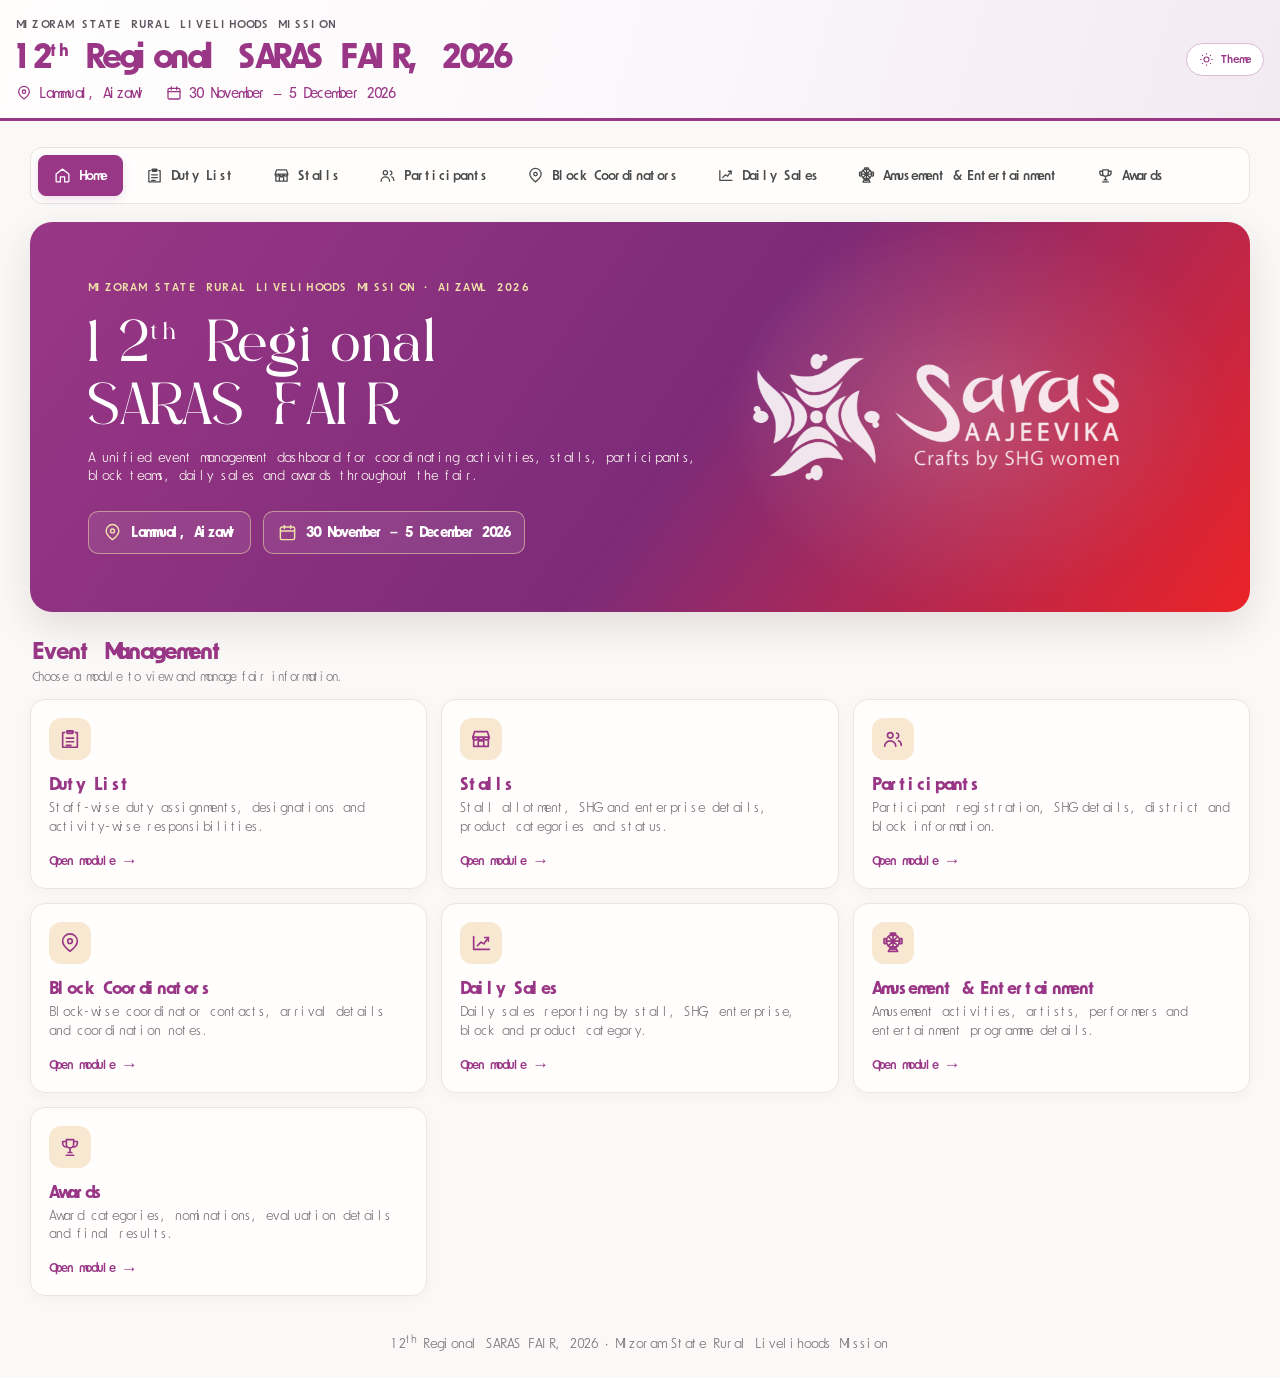
<file: index.html>
<!DOCTYPE html>
<html lang="en"><head><meta charset="UTF-8"><meta name="viewport" content="width=device-width,initial-scale=1">
<title>SARAS 2026</title><meta name="description" content="SARAS FAIR, 2026 event management dashboard for duty list, stalls, participants, coordinators, daily sales and awards.">

<link rel="icon" href="assets/saras-favicon.png?v=6" sizes="any">
<link rel="icon" type="image/png" href="assets/saras-favicon.png?v=6">
<link rel="shortcut icon" href="assets/favicon.ico?v=6">
<link rel="apple-touch-icon" href="assets/saras-favicon.png?v=6">
<link rel="stylesheet" href="css/theme.css"></head><body>
<header class="site-header"><div class="brand-row"><div class="brand-title"><div class="eyebrow">Mizoram State Rural Livelihoods Mission</div><h1>12<sup>th</sup> Regional SARAS FAIR, 2026</h1><div class="event-line">
<div class="event-item"><svg viewBox="0 0 24 24"><path d="M20 10c0 5-8 11-8 11S4 15 4 10a8 8 0 1 1 16 0z"/><circle cx="12" cy="10" r="2.5"/></svg><strong>Lammual, Aizawl</strong></div>
<div class="event-item"><svg viewBox="0 0 24 24"><rect x="3" y="5" width="18" height="16" rx="2"/><path d="M16 3v4M8 3v4M3 10h18"/></svg><strong>30 November – 5 December 2026</strong></div>
</div></div><button class="theme-toggle" id="themeToggle" type="button" aria-label="Switch theme"><svg viewBox="0 0 24 24"><circle cx="12" cy="12" r="4"/><path d="M12 2v2m0 16v2M4.93 4.93l1.42 1.42m11.3 11.3 1.42 1.42M2 12h2m16 0h2M4.93 19.07l1.42-1.42m11.3-11.3 1.42-1.42"/></svg><span>Theme</span></button></div></header>
<main class="wrap">
<nav class="tabs" aria-label="SARAS Mela sections"><a class="tab active" href="./" aria-current=page><svg viewBox="0 0 24 24"><path d="m3 10 9-7 9 7v10a1 1 0 0 1-1 1h-5v-7H9v7H4a1 1 0 0 1-1-1z"/></svg><span>Home</span></a><a class="tab " href="duty-list/" ><svg viewBox="0 0 24 24"><path d="M8 4h8M9 3h6v3H9zM6 5H4v16h16V5h-2M8 11h8M8 15h8M8 19h5"/></svg><span>Duty List</span></a><a class="tab " href="stalls/" ><svg viewBox="0 0 24 24"><path d="M3 10h18l-2-6H5l-2 6zM4 10v10h16V10M9 20v-6h6v6M3 10a3 3 0 0 0 6 0 3 3 0 0 0 6 0 3 3 0 0 0 6 0"/></svg><span>Stalls</span></a><a class="tab " href="participants/" ><svg viewBox="0 0 24 24"><circle cx="9" cy="8" r="3"/><path d="M3 20c0-3.3 2.7-6 6-6s6 2.7 6 6M16 5.5a3 3 0 0 1 0 5.8M18 14c2 .7 3 2.7 3 5"/></svg><span>Participants</span></a><a class="tab " href="block-coordinators/" ><svg viewBox="0 0 24 24"><path d="M20 10c0 5-8 11-8 11S4 15 4 10a8 8 0 1 1 16 0z"/><circle cx="12" cy="10" r="2.5"/></svg><span>Block Coordinators</span></a><a class="tab " href="daily-sales/" ><svg viewBox="0 0 24 24"><path d="M4 19V5M4 19h17M8 15l4-4 3 2 5-7"/><path d="M16 6h4v4"/></svg><span>Daily Sales</span></a><a class="tab" href="amusement-entertainment/"><svg viewBox="0 0 24 24"><circle cx="12" cy="10" r="7.2"/><circle cx="12" cy="10" r="1.7"/><path d="M12 2.8v14.4M4.8 10h14.4M6.9 4.9l10.2 10.2M17.1 4.9 6.9 15.1M9 17.5l-2 3.7m8-3.7 2 3.7M7 21.2h10"/><rect x="9.2" y="1.2" width="5.6" height="2.5" rx=".7"/><rect x="2.2" y="7.2" width="2.5" height="5.6" rx=".7"/><rect x="19.3" y="7.2" width="2.5" height="5.6" rx=".7"/><rect x="9.2" y="16.2" width="5.6" height="2.5" rx=".7"/></svg><span>Amusement &amp; Entertainment</span></a><a class="tab " href="awards/" ><svg viewBox="0 0 24 24"><path d="M8 4h8v5a4 4 0 0 1-8 0V4zM8 6H4v2a4 4 0 0 0 4 4m8-6h4v2a4 4 0 0 1-4 4M12 13v5m-4 3h8m-6-3h4"/></svg><span>Awards</span></a></nav>
<section class="home-hero">
<div class="hero-kicker">Mizoram State Rural Livelihoods Mission · Aizawl 2026</div>
<h2>12<sup>th</sup> Regional<br>SARAS FAIR</h2>
<p class="hero-copy">A unified event management dashboard for coordinating activities, stalls, participants, block teams, daily sales and awards throughout the fair.</p>
<div class="hero-meta">
<div class="hero-meta-item"><svg viewBox="0 0 24 24"><path d="M20 10c0 5-8 11-8 11S4 15 4 10a8 8 0 1 1 16 0z"/><circle cx="12" cy="10" r="2.5"/></svg>Lammual, Aizawl</div>
<div class="hero-meta-item"><svg viewBox="0 0 24 24"><rect x="3" y="5" width="18" height="16" rx="2"/><path d="M16 3v4M8 3v4M3 10h18"/></svg>30 November – 5 December 2026</div>
</div>
</section>
<div class="home-section-title"><div><h2>Event Management</h2><p>Choose a module to view and manage fair information.</p></div></div>
<section class="module-grid">
<a class="module-card" href="duty-list/"><div class="module-icon"><svg viewBox="0 0 24 24"><path d="M8 4h8M9 3h6v3H9zM6 5H4v16h16V5h-2M8 11h8M8 15h8M8 19h5"/></svg></div><h3>Duty List</h3><p>Staff-wise duty assignments, designations and activity-wise responsibilities.</p><div class="module-link">Open module <span>→</span></div></a>
<a class="module-card" href="stalls/"><div class="module-icon"><svg viewBox="0 0 24 24"><path d="M3 10h18l-2-6H5l-2 6zM4 10v10h16V10M9 20v-6h6v6M3 10a3 3 0 0 0 6 0 3 3 0 0 0 6 0 3 3 0 0 0 6 0"/></svg></div><h3>Stalls</h3><p>Stall allotment, SHG and enterprise details, product categories and status.</p><div class="module-link">Open module <span>→</span></div></a>
<a class="module-card" href="participants/"><div class="module-icon"><svg viewBox="0 0 24 24"><circle cx="9" cy="8" r="3"/><path d="M3 20c0-3.3 2.7-6 6-6s6 2.7 6 6M16 5.5a3 3 0 0 1 0 5.8M18 14c2 .7 3 2.7 3 5"/></svg></div><h3>Participants</h3><p>Participant registration, SHG details, district and block information.</p><div class="module-link">Open module <span>→</span></div></a>
<a class="module-card" href="block-coordinators/"><div class="module-icon"><svg viewBox="0 0 24 24"><path d="M20 10c0 5-8 11-8 11S4 15 4 10a8 8 0 1 1 16 0z"/><circle cx="12" cy="10" r="2.5"/></svg></div><h3>Block Coordinators</h3><p>Block-wise coordinator contacts, arrival details and coordination notes.</p><div class="module-link">Open module <span>→</span></div></a>
<a class="module-card" href="daily-sales/"><div class="module-icon"><svg viewBox="0 0 24 24"><path d="M4 19V5M4 19h17M8 15l4-4 3 2 5-7"/><path d="M16 6h4v4"/></svg></div><h3>Daily Sales</h3><p>Daily sales reporting by stall, SHG, enterprise, block and product category.</p><div class="module-link">Open module <span>→</span></div></a>

<a class="module-card" href="amusement-entertainment/"><div class="module-icon"><svg viewBox="0 0 24 24"><circle cx="12" cy="10" r="7.2"/><circle cx="12" cy="10" r="1.7"/><path d="M12 2.8v14.4M4.8 10h14.4M6.9 4.9l10.2 10.2M17.1 4.9 6.9 15.1M9 17.5l-2 3.7m8-3.7 2 3.7M7 21.2h10"/><rect x="9.2" y="1.2" width="5.6" height="2.5" rx=".7"/><rect x="2.2" y="7.2" width="2.5" height="5.6" rx=".7"/><rect x="19.3" y="7.2" width="2.5" height="5.6" rx=".7"/><rect x="9.2" y="16.2" width="5.6" height="2.5" rx=".7"/></svg></div><h3>Amusement &amp; Entertainment</h3><p>Amusement activities, artists, performers and entertainment programme details.</p><div class="module-link">Open module <span>→</span></div></a><a class="module-card" href="awards/"><div class="module-icon"><svg viewBox="0 0 24 24"><path d="M8 4h8v5a4 4 0 0 1-8 0V4zM8 6H4v2a4 4 0 0 0 4 4m8-6h4v2a4 4 0 0 1-4 4M12 13v5m-4 3h8m-6-3h4"/></svg></div><h3>Awards</h3><p>Award categories, nominations, evaluation details and final results.</p><div class="module-link">Open module <span>→</span></div></a></section>

</main>
<footer class="footer">12<sup>th</sup> Regional SARAS FAIR, 2026 · Mizoram State Rural Livelihoods Mission</footer>
<script src="js/theme.js"></script></body></html>
</file>
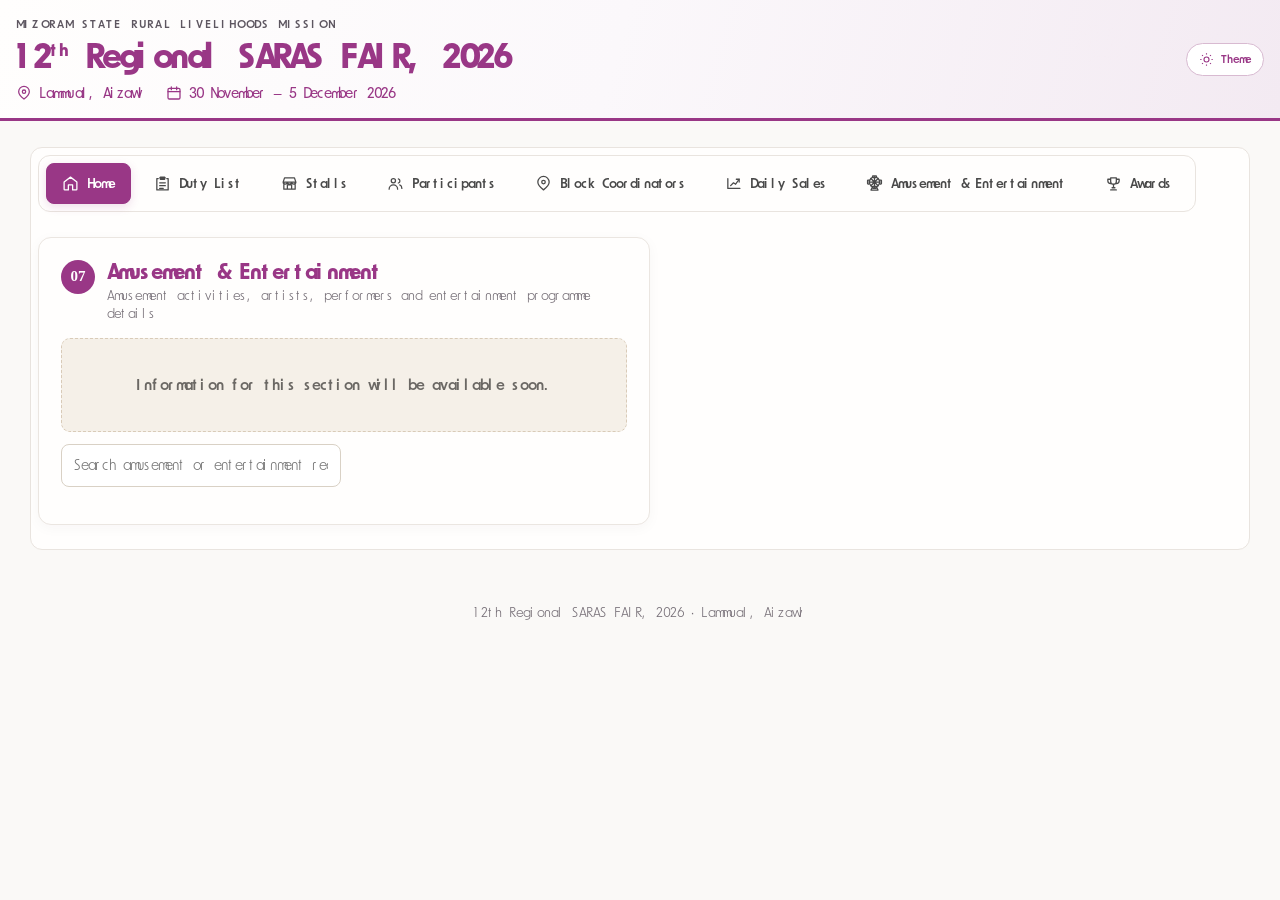
<file: amusement-entertainment/index.html>
<!DOCTYPE html><html lang="en"><head><meta charset="UTF-8"><meta name="viewport" content="width=device-width,initial-scale=1"><title>SARAS 2026</title>

<link rel="icon" href="../assets/saras-favicon.png?v=6" sizes="any">
<link rel="icon" type="image/png" href="../assets/saras-favicon.png?v=6">
<link rel="shortcut icon" href="../assets/favicon.ico?v=6">
<link rel="apple-touch-icon" href="../assets/saras-favicon.png?v=6">
<link rel="stylesheet" href="../css/theme.css"></head><body>
<header class="site-header"><div class="brand-row"><div class="brand-title"><div class="eyebrow">Mizoram State Rural Livelihoods Mission</div><h1>12<sup>th</sup> Regional SARAS FAIR, 2026</h1><div class="event-line">
<div class="event-item"><svg viewBox="0 0 24 24"><path d="M20 10c0 5-8 11-8 11S4 15 4 10a8 8 0 1 1 16 0z"/><circle cx="12" cy="10" r="2.5"/></svg><strong>Lammual, Aizawl</strong></div>
<div class="event-item"><svg viewBox="0 0 24 24"><rect x="3" y="5" width="18" height="16" rx="2"/><path d="M16 3v4M8 3v4M3 10h18"/></svg><strong>30 November – 5 December 2026</strong></div>
</div></div><button class="theme-toggle" id="themeToggle" type="button" aria-label="Switch theme"><svg viewBox="0 0 24 24"><circle cx="12" cy="12" r="4"/><path d="M12 2v2m0 16v2M4.93 4.93l1.42 1.42m11.3 11.3 1.42 1.42M2 12h2m16 0h2M4.93 19.07l1.42-1.42m11.3-11.3 1.42-1.42"/></svg><span>Theme</span></button></div></header><main class="wrap"><nav class="tabs" aria-label="SARAS Mela sections">
<nav class="tabs" aria-label="SARAS Mela sections"><a class="tab active" href="../" aria-current=page><svg viewBox="0 0 24 24"><path d="m3 10 9-7 9 7v10a1 1 0 0 1-1 1h-5v-7H9v7H4a1 1 0 0 1-1-1z"/></svg><span>Home</span></a><a class="tab " href="../duty-list/" ><svg viewBox="0 0 24 24"><path d="M8 4h8M9 3h6v3H9zM6 5H4v16h16V5h-2M8 11h8M8 15h8M8 19h5"/></svg><span>Duty List</span></a><a class="tab " href="../stalls/" ><svg viewBox="0 0 24 24"><path d="M3 10h18l-2-6H5l-2 6zM4 10v10h16V10M9 20v-6h6v6M3 10a3 3 0 0 0 6 0 3 3 0 0 0 6 0 3 3 0 0 0 6 0"/></svg><span>Stalls</span></a><a class="tab " href="../participants/" ><svg viewBox="0 0 24 24"><circle cx="9" cy="8" r="3"/><path d="M3 20c0-3.3 2.7-6 6-6s6 2.7 6 6M16 5.5a3 3 0 0 1 0 5.8M18 14c2 .7 3 2.7 3 5"/></svg><span>Participants</span></a><a class="tab " href="../block-coordinators/" ><svg viewBox="0 0 24 24"><path d="M20 10c0 5-8 11-8 11S4 15 4 10a8 8 0 1 1 16 0z"/><circle cx="12" cy="10" r="2.5"/></svg><span>Block Coordinators</span></a><a class="tab " href="../daily-sales/" ><svg viewBox="0 0 24 24"><path d="M4 19V5M4 19h17M8 15l4-4 3 2 5-7"/><path d="M16 6h4v4"/></svg><span>Daily Sales</span></a><a class="tab" href="../amusement-entertainment/"><svg viewBox="0 0 24 24"><circle cx="12" cy="10" r="7.2"/><circle cx="12" cy="10" r="1.7"/><path d="M12 2.8v14.4M4.8 10h14.4M6.9 4.9l10.2 10.2M17.1 4.9 6.9 15.1M9 17.5l-2 3.7m8-3.7 2 3.7M7 21.2h10"/><rect x="9.2" y="1.2" width="5.6" height="2.5" rx=".7"/><rect x="2.2" y="7.2" width="2.5" height="5.6" rx=".7"/><rect x="19.3" y="7.2" width="2.5" height="5.6" rx=".7"/><rect x="9.2" y="16.2" width="5.6" height="2.5" rx=".7"/></svg><span>Amusement &amp; Entertainment</span></a><a class="tab " href="../awards/" ><svg viewBox="0 0 24 24"><path d="M8 4h8v5a4 4 0 0 1-8 0V4zM8 6H4v2a4 4 0 0 0 4 4m8-6h4v2a4 4 0 0 1-4 4M12 13v5m-4 3h8m-6-3h4"/></svg><span>Awards</span></a></nav>
<section class="panel"><div class="section-head"><div class="section-no">07</div><div><h2>Amusement &amp; Entertainment</h2><p class="sub">Amusement activities, artists, performers and entertainment programme details</p></div></div>
<div class="status" id="sheetStatus">Checking Google Sheet configuration…</div>
<div class="controls"><input id="sheetSearch" placeholder="Search amusement or entertainment records…" aria-label="Search records"></div>
<div class="table-wrap"><table id="sheetTable"><thead></thead><tbody><tr><td class="empty">Configure the Amusement &amp; Entertainment GID to display records here.</td></tr></tbody></table></div>
<p class="muted">This module reads the Amusement &amp; Entertainment tab in your Google Spreadsheet.</p>
</section></main><footer class="footer">12th Regional SARAS FAIR, 2026 · Lammual, Aizawl</footer>
<script src="../js/config.js"></script><script src="../js/sheets.js"></script><script src="../js/theme.js"></script><script>loadSheetTable("amusement","sheetTable","sheetStatus","sheetSearch");</script></body></html>
</file>
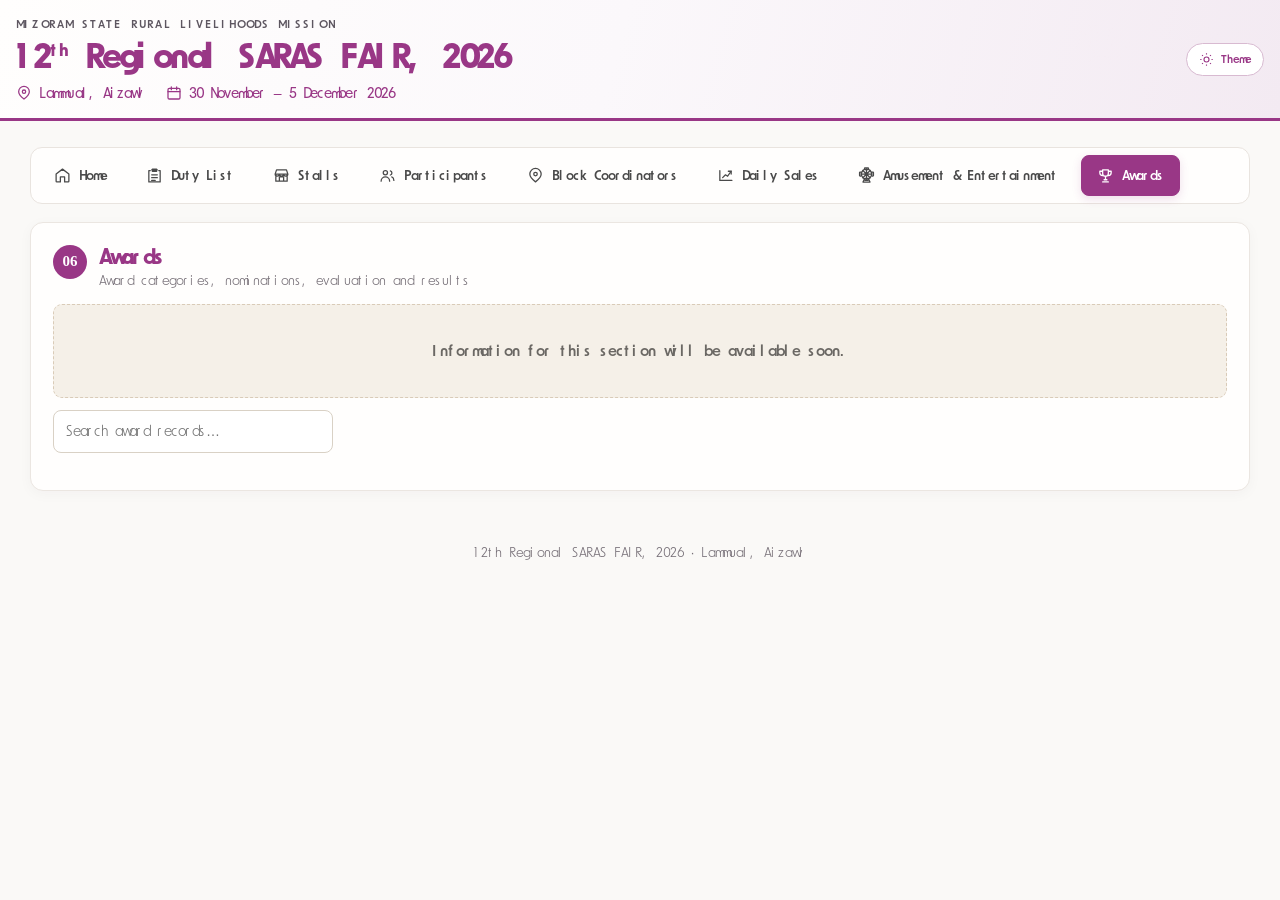
<file: awards/index.html>
<!DOCTYPE html><html lang="en"><head><meta charset="UTF-8"><meta name="viewport" content="width=device-width,initial-scale=1"><title>SARAS 2026</title>

<link rel="icon" href="../assets/saras-favicon.png?v=6" sizes="any">
<link rel="icon" type="image/png" href="../assets/saras-favicon.png?v=6">
<link rel="shortcut icon" href="../assets/favicon.ico?v=6">
<link rel="apple-touch-icon" href="../assets/saras-favicon.png?v=6">
<link rel="stylesheet" href="../css/theme.css"></head><body>
<header class="site-header"><div class="brand-row"><div class="brand-title"><div class="eyebrow">Mizoram State Rural Livelihoods Mission</div><h1>12<sup>th</sup> Regional SARAS FAIR, 2026</h1><div class="event-line">
<div class="event-item"><svg viewBox="0 0 24 24"><path d="M20 10c0 5-8 11-8 11S4 15 4 10a8 8 0 1 1 16 0z"/><circle cx="12" cy="10" r="2.5"/></svg><strong>Lammual, Aizawl</strong></div>
<div class="event-item"><svg viewBox="0 0 24 24"><rect x="3" y="5" width="18" height="16" rx="2"/><path d="M16 3v4M8 3v4M3 10h18"/></svg><strong>30 November – 5 December 2026</strong></div>
</div></div><button class="theme-toggle" id="themeToggle" type="button" aria-label="Switch theme"><svg viewBox="0 0 24 24"><circle cx="12" cy="12" r="4"/><path d="M12 2v2m0 16v2M4.93 4.93l1.42 1.42m11.3 11.3 1.42 1.42M2 12h2m16 0h2M4.93 19.07l1.42-1.42m11.3-11.3 1.42-1.42"/></svg><span>Theme</span></button></div></header><main class="wrap"><nav class="tabs" aria-label="SARAS Mela sections"><a class="tab " href="../" ><svg viewBox="0 0 24 24"><path d="m3 10 9-7 9 7v10a1 1 0 0 1-1 1h-5v-7H9v7H4a1 1 0 0 1-1-1z"/></svg><span>Home</span></a><a class="tab " href="../duty-list/" ><svg viewBox="0 0 24 24"><path d="M8 4h8M9 3h6v3H9zM6 5H4v16h16V5h-2M8 11h8M8 15h8M8 19h5"/></svg><span>Duty List</span></a><a class="tab " href="../stalls/" ><svg viewBox="0 0 24 24"><path d="M3 10h18l-2-6H5l-2 6zM4 10v10h16V10M9 20v-6h6v6M3 10a3 3 0 0 0 6 0 3 3 0 0 0 6 0 3 3 0 0 0 6 0"/></svg><span>Stalls</span></a><a class="tab " href="../participants/" ><svg viewBox="0 0 24 24"><circle cx="9" cy="8" r="3"/><path d="M3 20c0-3.3 2.7-6 6-6s6 2.7 6 6M16 5.5a3 3 0 0 1 0 5.8M18 14c2 .7 3 2.7 3 5"/></svg><span>Participants</span></a><a class="tab " href="../block-coordinators/" ><svg viewBox="0 0 24 24"><path d="M20 10c0 5-8 11-8 11S4 15 4 10a8 8 0 1 1 16 0z"/><circle cx="12" cy="10" r="2.5"/></svg><span>Block Coordinators</span></a><a class="tab " href="../daily-sales/" ><svg viewBox="0 0 24 24"><path d="M4 19V5M4 19h17M8 15l4-4 3 2 5-7"/><path d="M16 6h4v4"/></svg><span>Daily Sales</span></a><a class="tab" href="../amusement-entertainment/"><svg viewBox="0 0 24 24"><circle cx="12" cy="10" r="7.2"/><circle cx="12" cy="10" r="1.7"/><path d="M12 2.8v14.4M4.8 10h14.4M6.9 4.9l10.2 10.2M17.1 4.9 6.9 15.1M9 17.5l-2 3.7m8-3.7 2 3.7M7 21.2h10"/><rect x="9.2" y="1.2" width="5.6" height="2.5" rx=".7"/><rect x="2.2" y="7.2" width="2.5" height="5.6" rx=".7"/><rect x="19.3" y="7.2" width="2.5" height="5.6" rx=".7"/><rect x="9.2" y="16.2" width="5.6" height="2.5" rx=".7"/></svg><span>Amusement &amp; Entertainment</span></a><a class="tab active" href="../awards/" aria-current=page><svg viewBox="0 0 24 24"><path d="M8 4h8v5a4 4 0 0 1-8 0V4zM8 6H4v2a4 4 0 0 0 4 4m8-6h4v2a4 4 0 0 1-4 4M12 13v5m-4 3h8m-6-3h4"/></svg><span>Awards</span></a></nav>
<section class="panel"><div class="section-head"><div class="section-no">06</div><div><h2>Awards</h2><p class="sub">Award categories, nominations, evaluation and results</p></div></div>
<div class="status" id="sheetStatus">Checking Google Sheet configuration…</div><div class="controls"><input id="sheetSearch" placeholder="Search award records…" aria-label="Search awards"></div>
<div class="table-wrap"><table id="sheetTable"><thead></thead><tbody><tr><td class="empty">Configure the Awards GID to display records here.</td></tr></tbody></table></div>
<p class="muted">This module reads the Awards tab in your Google Spreadsheet.</p></section></main><footer class="footer">12th Regional SARAS FAIR, 2026 · Lammual, Aizawl</footer>
<script src="../js/config.js"></script><script src="../js/sheets.js"></script><script src="../js/theme.js"></script><script>loadSheetTable("awards","sheetTable","sheetStatus","sheetSearch");</script></body></html>
</file>
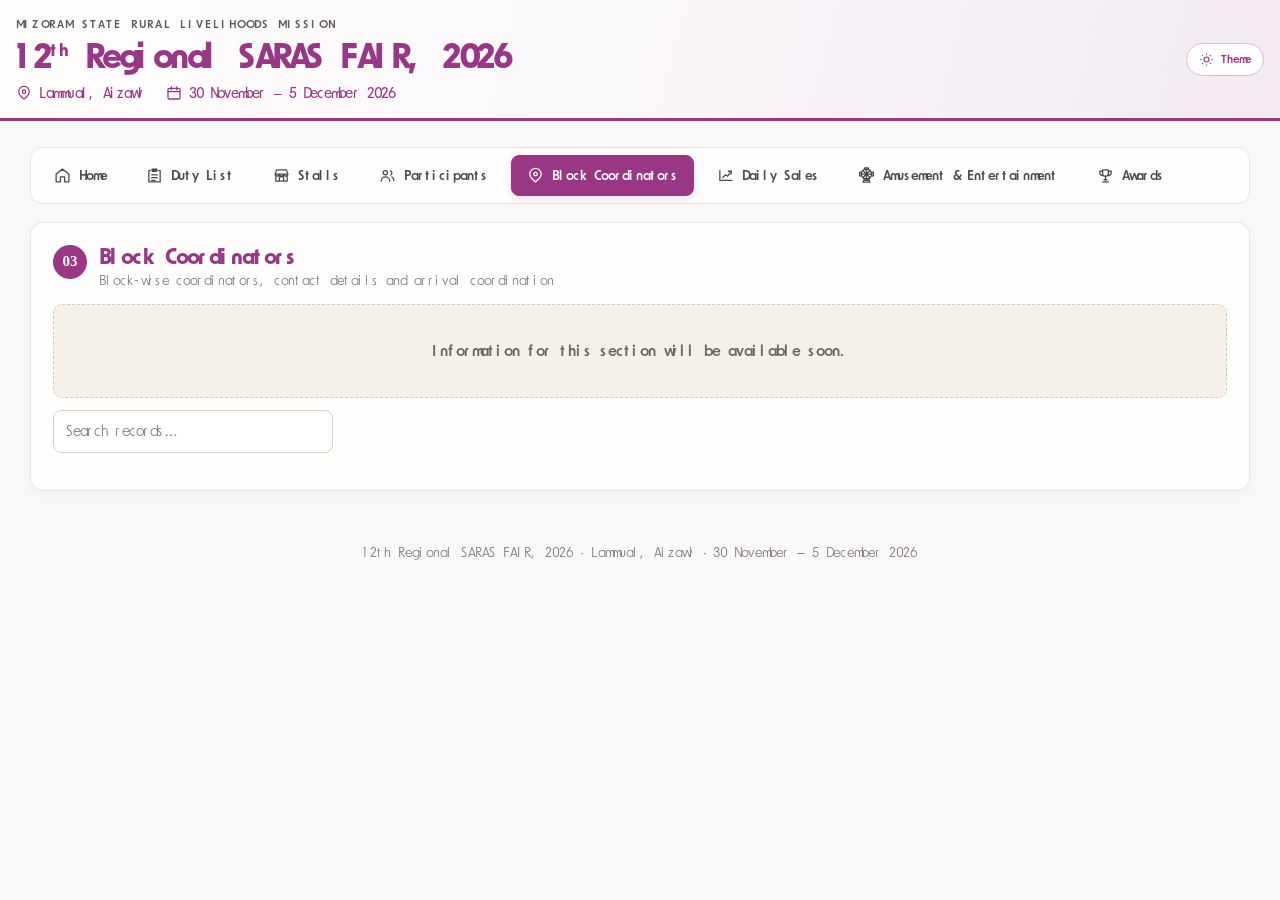
<file: block-coordinators/index.html>
<!DOCTYPE html><html lang="en"><head><meta charset="UTF-8"><meta name="viewport" content="width=device-width,initial-scale=1"><title>SARAS 2026</title>

<link rel="icon" href="../assets/saras-favicon.png?v=6" sizes="any">
<link rel="icon" type="image/png" href="../assets/saras-favicon.png?v=6">
<link rel="shortcut icon" href="../assets/favicon.ico?v=6">
<link rel="apple-touch-icon" href="../assets/saras-favicon.png?v=6">
<link rel="stylesheet" href="../css/theme.css"></head><body>
<header class="site-header"><div class="brand-row"><div class="brand-title"><div class="eyebrow">Mizoram State Rural Livelihoods Mission</div><h1>12<sup>th</sup> Regional SARAS FAIR, 2026</h1><div class="event-line">
<div class="event-item"><svg viewBox="0 0 24 24"><path d="M20 10c0 5-8 11-8 11S4 15 4 10a8 8 0 1 1 16 0z"/><circle cx="12" cy="10" r="2.5"/></svg><strong>Lammual, Aizawl</strong></div>
<div class="event-item"><svg viewBox="0 0 24 24"><rect x="3" y="5" width="18" height="16" rx="2"/><path d="M16 3v4M8 3v4M3 10h18"/></svg><strong>30 November – 5 December 2026</strong></div>
</div></div><button class="theme-toggle" id="themeToggle" type="button" aria-label="Switch theme"><svg viewBox="0 0 24 24"><circle cx="12" cy="12" r="4"/><path d="M12 2v2m0 16v2M4.93 4.93l1.42 1.42m11.3 11.3 1.42 1.42M2 12h2m16 0h2M4.93 19.07l1.42-1.42m11.3-11.3 1.42-1.42"/></svg><span>Theme</span></button></div></header><main class="wrap"><nav class="tabs" aria-label="SARAS Mela sections"><a class="tab " href="../" ><svg viewBox="0 0 24 24"><path d="m3 10 9-7 9 7v10a1 1 0 0 1-1 1h-5v-7H9v7H4a1 1 0 0 1-1-1z"/></svg><span>Home</span></a><a class="tab " href="../duty-list/" ><svg viewBox="0 0 24 24"><path d="M8 4h8M9 3h6v3H9zM6 5H4v16h16V5h-2M8 11h8M8 15h8M8 19h5"/></svg><span>Duty List</span></a><a class="tab " href="../stalls/" ><svg viewBox="0 0 24 24"><path d="M3 10h18l-2-6H5l-2 6zM4 10v10h16V10M9 20v-6h6v6M3 10a3 3 0 0 0 6 0 3 3 0 0 0 6 0 3 3 0 0 0 6 0"/></svg><span>Stalls</span></a><a class="tab " href="../participants/" ><svg viewBox="0 0 24 24"><circle cx="9" cy="8" r="3"/><path d="M3 20c0-3.3 2.7-6 6-6s6 2.7 6 6M16 5.5a3 3 0 0 1 0 5.8M18 14c2 .7 3 2.7 3 5"/></svg><span>Participants</span></a><a class="tab active" href="../block-coordinators/" aria-current=page><svg viewBox="0 0 24 24"><path d="M20 10c0 5-8 11-8 11S4 15 4 10a8 8 0 1 1 16 0z"/><circle cx="12" cy="10" r="2.5"/></svg><span>Block Coordinators</span></a><a class="tab " href="../daily-sales/" ><svg viewBox="0 0 24 24"><path d="M4 19V5M4 19h17M8 15l4-4 3 2 5-7"/><path d="M16 6h4v4"/></svg><span>Daily Sales</span></a><a class="tab" href="../amusement-entertainment/"><svg viewBox="0 0 24 24"><circle cx="12" cy="10" r="7.2"/><circle cx="12" cy="10" r="1.7"/><path d="M12 2.8v14.4M4.8 10h14.4M6.9 4.9l10.2 10.2M17.1 4.9 6.9 15.1M9 17.5l-2 3.7m8-3.7 2 3.7M7 21.2h10"/><rect x="9.2" y="1.2" width="5.6" height="2.5" rx=".7"/><rect x="2.2" y="7.2" width="2.5" height="5.6" rx=".7"/><rect x="19.3" y="7.2" width="2.5" height="5.6" rx=".7"/><rect x="9.2" y="16.2" width="5.6" height="2.5" rx=".7"/></svg><span>Amusement &amp; Entertainment</span></a><a class="tab " href="../awards/" ><svg viewBox="0 0 24 24"><path d="M8 4h8v5a4 4 0 0 1-8 0V4zM8 6H4v2a4 4 0 0 0 4 4m8-6h4v2a4 4 0 0 1-4 4M12 13v5m-4 3h8m-6-3h4"/></svg><span>Awards</span></a></nav>
<section class="panel"><div class="section-head"><div class="section-no">03</div><div><h2>Block Coordinators</h2><p class="sub">Block-wise coordinators, contact details and arrival coordination</p></div></div>
<div class="status" id="sheetStatus">Checking Google Sheet configuration…</div>
<div class="controls"><input id="sheetSearch" placeholder="Search records…" aria-label="Search records"></div>
<div class="table-wrap"><table id="sheetTable"><thead></thead><tbody><tr><td class="empty">Configure the Google Sheet to display records here.</td></tr></tbody></table></div>
<p class="muted">This page reads the corresponding Google Sheets tab. Update the column headings and rows in Google Sheets; the table will display them automatically.</p>
</section></main><footer class="footer">12th Regional SARAS FAIR, 2026 · Lammual, Aizawl · 30 November – 5 December 2026</footer>
<script src="../js/config.js"></script><script src="../js/sheets.js"></script><script>loadSheetTable("coordinators","sheetTable","sheetStatus","sheetSearch");</script><script src="../js/theme.js"></script></body></html>
</file>
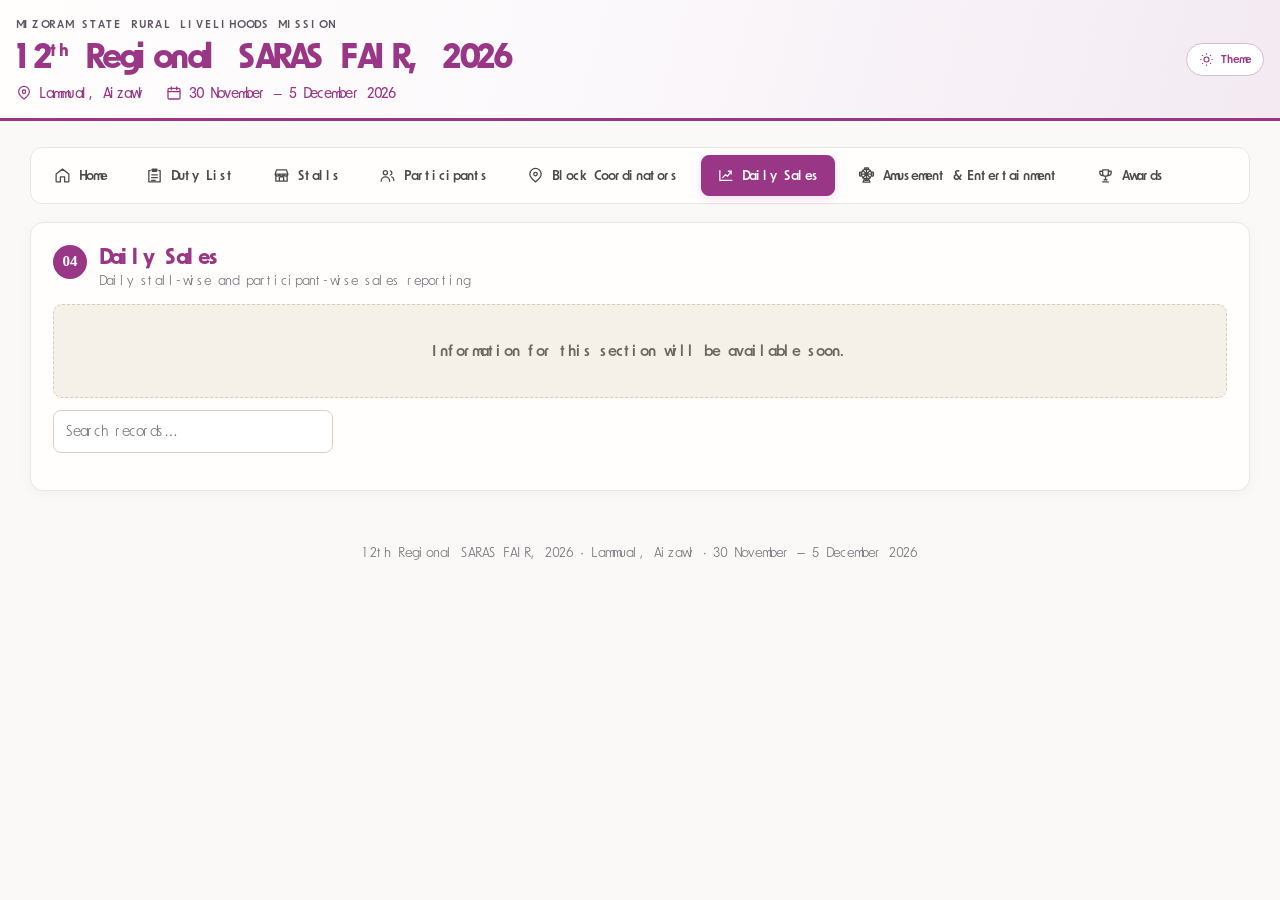
<file: daily-sales/index.html>
<!DOCTYPE html><html lang="en"><head><meta charset="UTF-8"><meta name="viewport" content="width=device-width,initial-scale=1"><title>SARAS 2026</title>

<link rel="icon" href="../assets/saras-favicon.png?v=6" sizes="any">
<link rel="icon" type="image/png" href="../assets/saras-favicon.png?v=6">
<link rel="shortcut icon" href="../assets/favicon.ico?v=6">
<link rel="apple-touch-icon" href="../assets/saras-favicon.png?v=6">
<link rel="stylesheet" href="../css/theme.css"></head><body>
<header class="site-header"><div class="brand-row"><div class="brand-title"><div class="eyebrow">Mizoram State Rural Livelihoods Mission</div><h1>12<sup>th</sup> Regional SARAS FAIR, 2026</h1><div class="event-line">
<div class="event-item"><svg viewBox="0 0 24 24"><path d="M20 10c0 5-8 11-8 11S4 15 4 10a8 8 0 1 1 16 0z"/><circle cx="12" cy="10" r="2.5"/></svg><strong>Lammual, Aizawl</strong></div>
<div class="event-item"><svg viewBox="0 0 24 24"><rect x="3" y="5" width="18" height="16" rx="2"/><path d="M16 3v4M8 3v4M3 10h18"/></svg><strong>30 November – 5 December 2026</strong></div>
</div></div><button class="theme-toggle" id="themeToggle" type="button" aria-label="Switch theme"><svg viewBox="0 0 24 24"><circle cx="12" cy="12" r="4"/><path d="M12 2v2m0 16v2M4.93 4.93l1.42 1.42m11.3 11.3 1.42 1.42M2 12h2m16 0h2M4.93 19.07l1.42-1.42m11.3-11.3 1.42-1.42"/></svg><span>Theme</span></button></div></header><main class="wrap"><nav class="tabs" aria-label="SARAS Mela sections"><a class="tab " href="../" ><svg viewBox="0 0 24 24"><path d="m3 10 9-7 9 7v10a1 1 0 0 1-1 1h-5v-7H9v7H4a1 1 0 0 1-1-1z"/></svg><span>Home</span></a><a class="tab " href="../duty-list/" ><svg viewBox="0 0 24 24"><path d="M8 4h8M9 3h6v3H9zM6 5H4v16h16V5h-2M8 11h8M8 15h8M8 19h5"/></svg><span>Duty List</span></a><a class="tab " href="../stalls/" ><svg viewBox="0 0 24 24"><path d="M3 10h18l-2-6H5l-2 6zM4 10v10h16V10M9 20v-6h6v6M3 10a3 3 0 0 0 6 0 3 3 0 0 0 6 0 3 3 0 0 0 6 0"/></svg><span>Stalls</span></a><a class="tab " href="../participants/" ><svg viewBox="0 0 24 24"><circle cx="9" cy="8" r="3"/><path d="M3 20c0-3.3 2.7-6 6-6s6 2.7 6 6M16 5.5a3 3 0 0 1 0 5.8M18 14c2 .7 3 2.7 3 5"/></svg><span>Participants</span></a><a class="tab " href="../block-coordinators/" ><svg viewBox="0 0 24 24"><path d="M20 10c0 5-8 11-8 11S4 15 4 10a8 8 0 1 1 16 0z"/><circle cx="12" cy="10" r="2.5"/></svg><span>Block Coordinators</span></a><a class="tab active" href="../daily-sales/" aria-current=page><svg viewBox="0 0 24 24"><path d="M4 19V5M4 19h17M8 15l4-4 3 2 5-7"/><path d="M16 6h4v4"/></svg><span>Daily Sales</span></a><a class="tab" href="../amusement-entertainment/"><svg viewBox="0 0 24 24"><circle cx="12" cy="10" r="7.2"/><circle cx="12" cy="10" r="1.7"/><path d="M12 2.8v14.4M4.8 10h14.4M6.9 4.9l10.2 10.2M17.1 4.9 6.9 15.1M9 17.5l-2 3.7m8-3.7 2 3.7M7 21.2h10"/><rect x="9.2" y="1.2" width="5.6" height="2.5" rx=".7"/><rect x="2.2" y="7.2" width="2.5" height="5.6" rx=".7"/><rect x="19.3" y="7.2" width="2.5" height="5.6" rx=".7"/><rect x="9.2" y="16.2" width="5.6" height="2.5" rx=".7"/></svg><span>Amusement &amp; Entertainment</span></a><a class="tab " href="../awards/" ><svg viewBox="0 0 24 24"><path d="M8 4h8v5a4 4 0 0 1-8 0V4zM8 6H4v2a4 4 0 0 0 4 4m8-6h4v2a4 4 0 0 1-4 4M12 13v5m-4 3h8m-6-3h4"/></svg><span>Awards</span></a></nav>
<section class="panel"><div class="section-head"><div class="section-no">04</div><div><h2>Daily Sales</h2><p class="sub">Daily stall-wise and participant-wise sales reporting</p></div></div>
<div class="status" id="sheetStatus">Checking Google Sheet configuration…</div>
<div class="controls"><input id="sheetSearch" placeholder="Search records…" aria-label="Search records"></div>
<div class="table-wrap"><table id="sheetTable"><thead></thead><tbody><tr><td class="empty">Configure the Google Sheet to display records here.</td></tr></tbody></table></div>
<p class="muted">This page reads the corresponding Google Sheets tab. Update the column headings and rows in Google Sheets; the table will display them automatically.</p>
</section></main><footer class="footer">12th Regional SARAS FAIR, 2026 · Lammual, Aizawl · 30 November – 5 December 2026</footer>
<script src="../js/config.js"></script><script src="../js/sheets.js"></script><script>loadSheetTable("sales","sheetTable","sheetStatus","sheetSearch");</script><script src="../js/theme.js"></script></body></html>
</file>
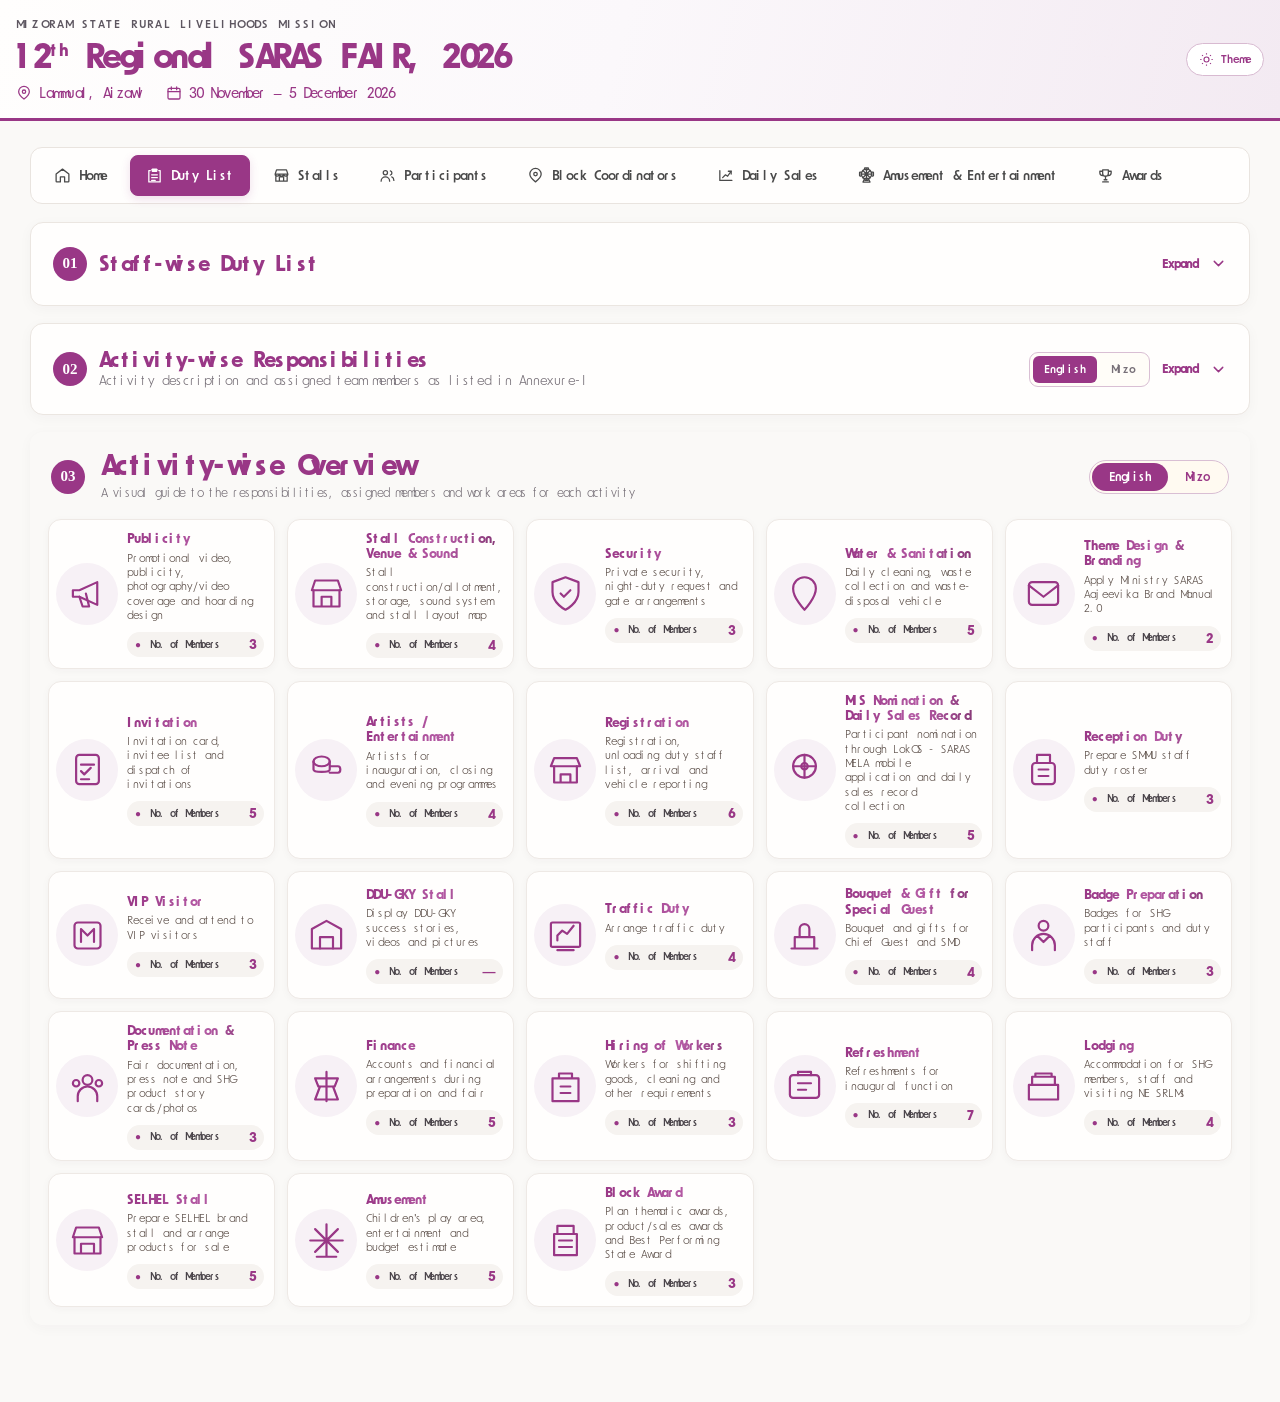
<file: duty-list/index.html>
<!DOCTYPE html><html lang="en"><head><meta charset="UTF-8"><meta name="viewport" content="width=device-width,initial-scale=1"><title>SARAS 2026</title>

<link rel="icon" href="../assets/saras-favicon.png?v=6" sizes="any">
<link rel="icon" type="image/png" href="../assets/saras-favicon.png?v=6">
<link rel="shortcut icon" href="../assets/favicon.ico?v=6">
<link rel="apple-touch-icon" href="../assets/saras-favicon.png?v=6">
<link rel="stylesheet" href="../css/theme.css"></head><body>
<header class="site-header"><div class="brand-row"><div class="brand-title"><div class="eyebrow">Mizoram State Rural Livelihoods Mission</div><h1>12<sup>th</sup> Regional SARAS FAIR, 2026</h1><div class="event-line">
<div class="event-item"><svg viewBox="0 0 24 24"><path d="M20 10c0 5-8 11-8 11S4 15 4 10a8 8 0 1 1 16 0z"/><circle cx="12" cy="10" r="2.5"/></svg><strong>Lammual, Aizawl</strong></div>
<div class="event-item"><svg viewBox="0 0 24 24"><rect x="3" y="5" width="18" height="16" rx="2"/><path d="M16 3v4M8 3v4M3 10h18"/></svg><strong>30 November – 5 December 2026</strong></div>
</div></div><button class="theme-toggle" id="themeToggle" type="button" aria-label="Switch theme"><svg viewBox="0 0 24 24"><circle cx="12" cy="12" r="4"/><path d="M12 2v2m0 16v2M4.93 4.93l1.42 1.42m11.3 11.3 1.42 1.42M2 12h2m16 0h2M4.93 19.07l1.42-1.42m11.3-11.3 1.42-1.42"/></svg><span>Theme</span></button></div></header><main class="wrap"><nav class="tabs" aria-label="SARAS Mela sections"><a class="tab " href="../" ><svg viewBox="0 0 24 24"><path d="m3 10 9-7 9 7v10a1 1 0 0 1-1 1h-5v-7H9v7H4a1 1 0 0 1-1-1z"/></svg><span>Home</span></a><a class="tab active" href="../duty-list/" aria-current=page><svg viewBox="0 0 24 24"><path d="M8 4h8M9 3h6v3H9zM6 5H4v16h16V5h-2M8 11h8M8 15h8M8 19h5"/></svg><span>Duty List</span></a><a class="tab " href="../stalls/" ><svg viewBox="0 0 24 24"><path d="M3 10h18l-2-6H5l-2 6zM4 10v10h16V10M9 20v-6h6v6M3 10a3 3 0 0 0 6 0 3 3 0 0 0 6 0 3 3 0 0 0 6 0"/></svg><span>Stalls</span></a><a class="tab " href="../participants/" ><svg viewBox="0 0 24 24"><circle cx="9" cy="8" r="3"/><path d="M3 20c0-3.3 2.7-6 6-6s6 2.7 6 6M16 5.5a3 3 0 0 1 0 5.8M18 14c2 .7 3 2.7 3 5"/></svg><span>Participants</span></a><a class="tab " href="../block-coordinators/" ><svg viewBox="0 0 24 24"><path d="M20 10c0 5-8 11-8 11S4 15 4 10a8 8 0 1 1 16 0z"/><circle cx="12" cy="10" r="2.5"/></svg><span>Block Coordinators</span></a><a class="tab " href="../daily-sales/" ><svg viewBox="0 0 24 24"><path d="M4 19V5M4 19h17M8 15l4-4 3 2 5-7"/><path d="M16 6h4v4"/></svg><span>Daily Sales</span></a><a class="tab" href="../amusement-entertainment/"><svg viewBox="0 0 24 24"><circle cx="12" cy="10" r="7.2"/><circle cx="12" cy="10" r="1.7"/><path d="M12 2.8v14.4M4.8 10h14.4M6.9 4.9l10.2 10.2M17.1 4.9 6.9 15.1M9 17.5l-2 3.7m8-3.7 2 3.7M7 21.2h10"/><rect x="9.2" y="1.2" width="5.6" height="2.5" rx=".7"/><rect x="2.2" y="7.2" width="2.5" height="5.6" rx=".7"/><rect x="19.3" y="7.2" width="2.5" height="5.6" rx=".7"/><rect x="9.2" y="16.2" width="5.6" height="2.5" rx=".7"/></svg><span>Amusement &amp; Entertainment</span></a><a class="tab " href="../awards/" ><svg viewBox="0 0 24 24"><path d="M8 4h8v5a4 4 0 0 1-8 0V4zM8 6H4v2a4 4 0 0 0 4 4m8-6h4v2a4 4 0 0 1-4 4M12 13v5m-4 3h8m-6-3h4"/></svg><span>Awards</span></a></nav>
<section class="panel"><details id="dutyDetails"><summary class="details-toggle"><span class="section-no">01</span><h2 style="margin:0">Staff-wise Duty List</h2><span class="toggle-label">Expand</span><svg class="expand-chevron" viewBox="0 0 24 24" aria-hidden="true"><path d="m6 9 6 6 6-6"/></svg></summary>
<div style="margin-top:15px"><div class="table-wrap"><table><thead><tr><th data-sort="sl">SL.</th><th data-sort="name">Staff name ↕</th><th data-sort="designation">Designation ↕</th><th data-sort="count">Activities ↕</th><th>Assigned activity details</th></tr></thead><tbody id="peopleBody"></tbody></table></div></div></details></section>
<section class="panel">
<details class="activity-details">
<summary class="details-toggle">
<span class="section-no">02</span>
<div class="activity-heading"><h2 style="margin:0">Activity-wise Responsibilities</h2><p class="sub">Activity description and assigned team members as listed in Annexure-I</p></div>
<div class="language-switch" role="group" aria-label="Description language">
<button type="button" class="language-option active" data-language="en" aria-pressed="true">English</button>
<button type="button" class="language-option" data-language="mz" aria-pressed="false">Mizo</button>
</div>
<span class="toggle-label">Expand</span>
<svg class="expand-chevron" viewBox="0 0 24 24" aria-hidden="true"><path d="m6 9 6 6 6-6"/></svg>
</summary>
<div class="activity-details-content">
<div class="controls"><input id="activitySearch" placeholder="Search activity, description or team member…" aria-label="Search activities"></div>
<div class="table-wrap"><table id="activitiesTable"><thead><tr><th>SL.</th><th>Activity <div class="muted" style="font-weight:500;text-transform:none;letter-spacing:0">Description / responsibility</div></th><th>No. of Members</th><th>Team members</th></tr></thead><tbody id="activitiesBody"></tbody></table></div>
</div>
</details>
</section>
<section class="panel duty-visual-panel">
<div class="section-head"><div class="section-no">03</div><div><h2>Activity-wise Overview</h2><p class="sub">A visual guide to the responsibilities, assigned members and work areas for each activity</p></div><div class="language-switch overview-language-switch" role="group" aria-label="Overview description language"><button type="button" class="language-option overview-language-option active" data-overview-language="en" aria-pressed="true">English</button><button type="button" class="language-option overview-language-option" data-overview-language="mz" aria-pressed="false">Mizo</button></div></div>
<div id="dutyVisualGrid" class="duty-visual-grid" aria-live="polite"></div>
</section>
</main><footer class="footer"></footer><script src="../js/main.js"></script><script src="../js/theme.js"></script></body></html>
</file>
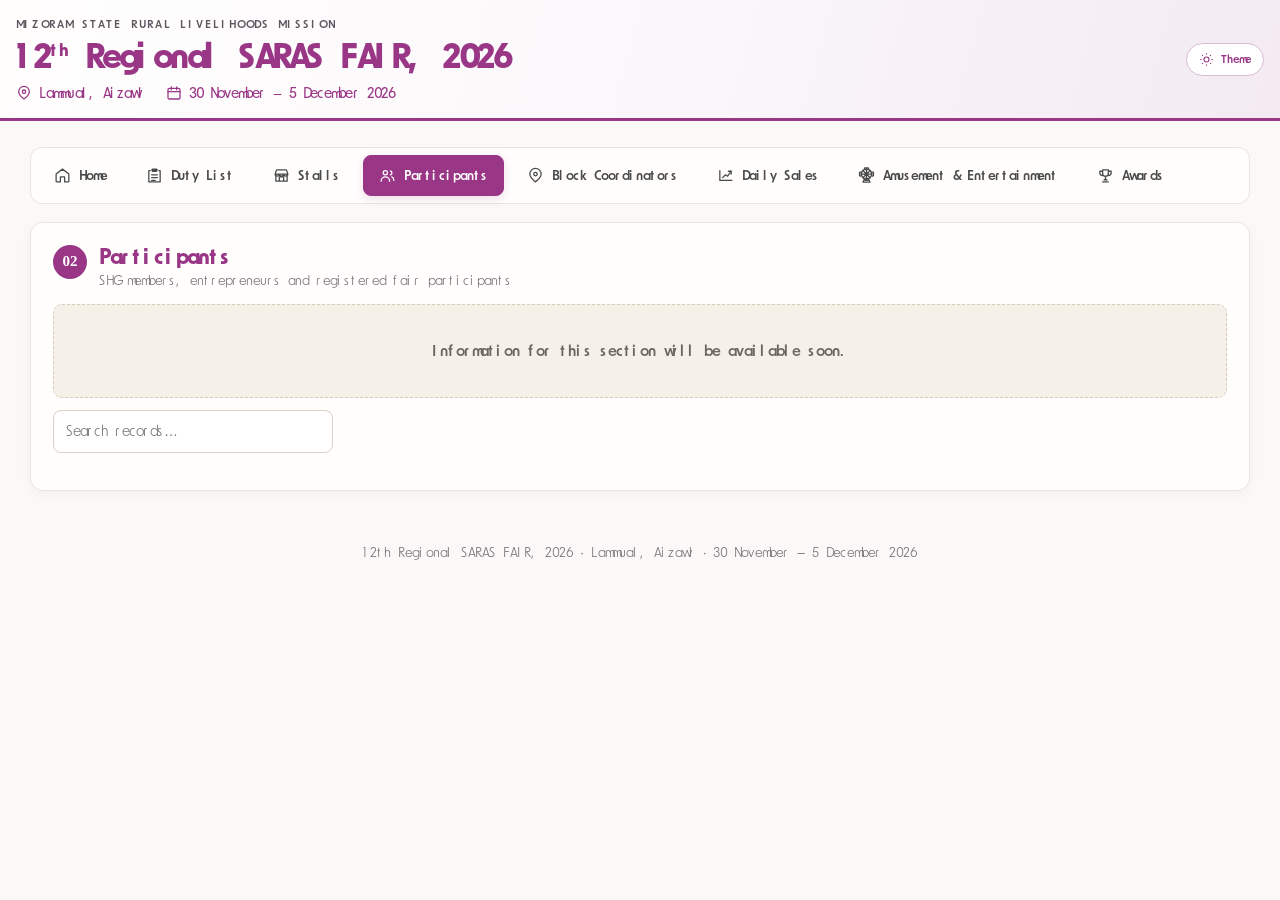
<file: participants/index.html>
<!DOCTYPE html><html lang="en"><head><meta charset="UTF-8"><meta name="viewport" content="width=device-width,initial-scale=1"><title>SARAS 2026</title>

<link rel="icon" href="../assets/saras-favicon.png?v=6" sizes="any">
<link rel="icon" type="image/png" href="../assets/saras-favicon.png?v=6">
<link rel="shortcut icon" href="../assets/favicon.ico?v=6">
<link rel="apple-touch-icon" href="../assets/saras-favicon.png?v=6">
<link rel="stylesheet" href="../css/theme.css"></head><body>
<header class="site-header"><div class="brand-row"><div class="brand-title"><div class="eyebrow">Mizoram State Rural Livelihoods Mission</div><h1>12<sup>th</sup> Regional SARAS FAIR, 2026</h1><div class="event-line">
<div class="event-item"><svg viewBox="0 0 24 24"><path d="M20 10c0 5-8 11-8 11S4 15 4 10a8 8 0 1 1 16 0z"/><circle cx="12" cy="10" r="2.5"/></svg><strong>Lammual, Aizawl</strong></div>
<div class="event-item"><svg viewBox="0 0 24 24"><rect x="3" y="5" width="18" height="16" rx="2"/><path d="M16 3v4M8 3v4M3 10h18"/></svg><strong>30 November – 5 December 2026</strong></div>
</div></div><button class="theme-toggle" id="themeToggle" type="button" aria-label="Switch theme"><svg viewBox="0 0 24 24"><circle cx="12" cy="12" r="4"/><path d="M12 2v2m0 16v2M4.93 4.93l1.42 1.42m11.3 11.3 1.42 1.42M2 12h2m16 0h2M4.93 19.07l1.42-1.42m11.3-11.3 1.42-1.42"/></svg><span>Theme</span></button></div></header><main class="wrap"><nav class="tabs" aria-label="SARAS Mela sections"><a class="tab " href="../" ><svg viewBox="0 0 24 24"><path d="m3 10 9-7 9 7v10a1 1 0 0 1-1 1h-5v-7H9v7H4a1 1 0 0 1-1-1z"/></svg><span>Home</span></a><a class="tab " href="../duty-list/" ><svg viewBox="0 0 24 24"><path d="M8 4h8M9 3h6v3H9zM6 5H4v16h16V5h-2M8 11h8M8 15h8M8 19h5"/></svg><span>Duty List</span></a><a class="tab " href="../stalls/" ><svg viewBox="0 0 24 24"><path d="M3 10h18l-2-6H5l-2 6zM4 10v10h16V10M9 20v-6h6v6M3 10a3 3 0 0 0 6 0 3 3 0 0 0 6 0 3 3 0 0 0 6 0"/></svg><span>Stalls</span></a><a class="tab active" href="../participants/" aria-current=page><svg viewBox="0 0 24 24"><circle cx="9" cy="8" r="3"/><path d="M3 20c0-3.3 2.7-6 6-6s6 2.7 6 6M16 5.5a3 3 0 0 1 0 5.8M18 14c2 .7 3 2.7 3 5"/></svg><span>Participants</span></a><a class="tab " href="../block-coordinators/" ><svg viewBox="0 0 24 24"><path d="M20 10c0 5-8 11-8 11S4 15 4 10a8 8 0 1 1 16 0z"/><circle cx="12" cy="10" r="2.5"/></svg><span>Block Coordinators</span></a><a class="tab " href="../daily-sales/" ><svg viewBox="0 0 24 24"><path d="M4 19V5M4 19h17M8 15l4-4 3 2 5-7"/><path d="M16 6h4v4"/></svg><span>Daily Sales</span></a><a class="tab" href="../amusement-entertainment/"><svg viewBox="0 0 24 24"><circle cx="12" cy="10" r="7.2"/><circle cx="12" cy="10" r="1.7"/><path d="M12 2.8v14.4M4.8 10h14.4M6.9 4.9l10.2 10.2M17.1 4.9 6.9 15.1M9 17.5l-2 3.7m8-3.7 2 3.7M7 21.2h10"/><rect x="9.2" y="1.2" width="5.6" height="2.5" rx=".7"/><rect x="2.2" y="7.2" width="2.5" height="5.6" rx=".7"/><rect x="19.3" y="7.2" width="2.5" height="5.6" rx=".7"/><rect x="9.2" y="16.2" width="5.6" height="2.5" rx=".7"/></svg><span>Amusement &amp; Entertainment</span></a><a class="tab " href="../awards/" ><svg viewBox="0 0 24 24"><path d="M8 4h8v5a4 4 0 0 1-8 0V4zM8 6H4v2a4 4 0 0 0 4 4m8-6h4v2a4 4 0 0 1-4 4M12 13v5m-4 3h8m-6-3h4"/></svg><span>Awards</span></a></nav>
<section class="panel"><div class="section-head"><div class="section-no">02</div><div><h2>Participants</h2><p class="sub">SHG members, entrepreneurs and registered fair participants</p></div></div>
<div class="status" id="sheetStatus">Checking Google Sheet configuration…</div>
<div class="controls"><input id="sheetSearch" placeholder="Search records…" aria-label="Search records"></div>
<div class="table-wrap"><table id="sheetTable"><thead></thead><tbody><tr><td class="empty">Configure the Google Sheet to display records here.</td></tr></tbody></table></div>
<p class="muted">This page reads the corresponding Google Sheets tab. Update the column headings and rows in Google Sheets; the table will display them automatically.</p>
</section></main><footer class="footer">12th Regional SARAS FAIR, 2026 · Lammual, Aizawl · 30 November – 5 December 2026</footer>
<script src="../js/config.js"></script><script src="../js/sheets.js"></script><script>loadSheetTable("participants","sheetTable","sheetStatus","sheetSearch");</script><script src="../js/theme.js"></script></body></html>
</file>
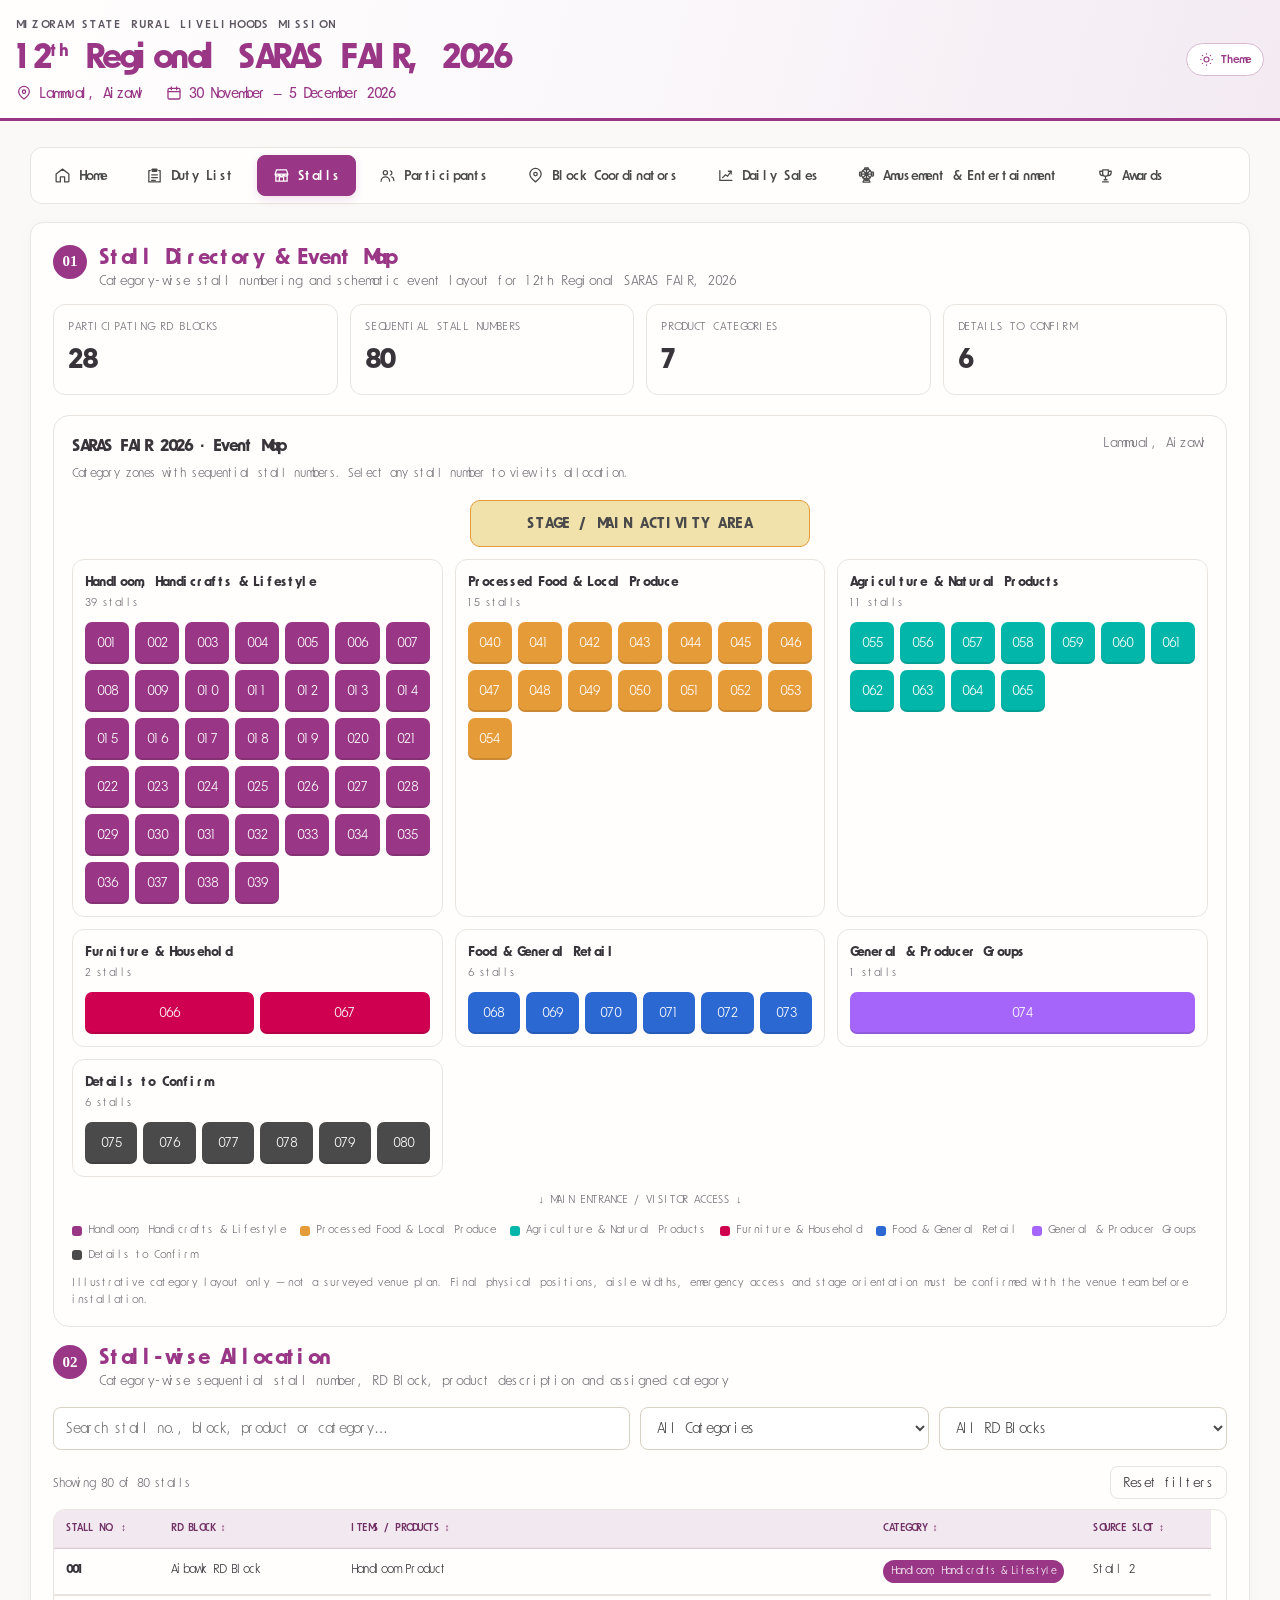
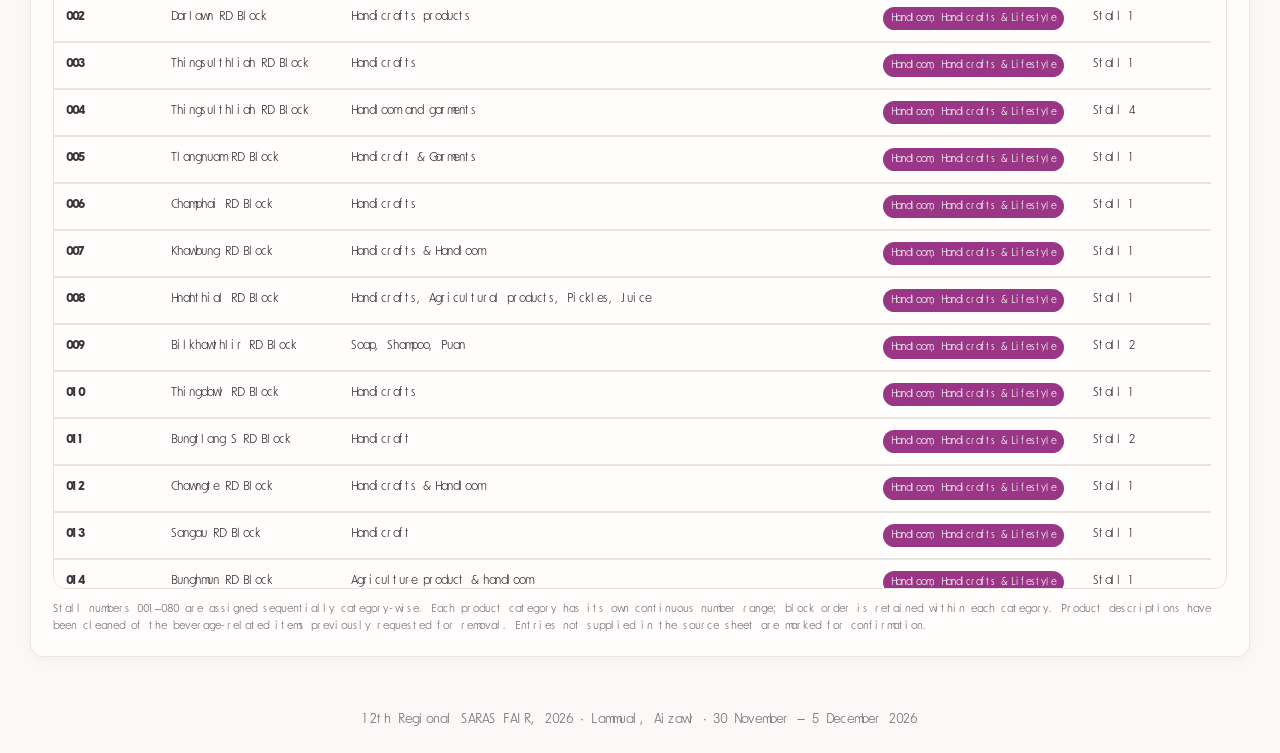
<file: stalls/index.html>
<!DOCTYPE html>
<html lang="en"><head><meta charset="UTF-8"><meta name="viewport" content="width=device-width,initial-scale=1">
<title>SARAS 2026</title>
<link rel="icon" href="../assets/saras-favicon.png?v=6" sizes="any"><link rel="icon" type="image/png" href="../assets/saras-favicon.png?v=6"><link rel="shortcut icon" href="../assets/favicon.ico?v=6"><link rel="apple-touch-icon" href="../assets/saras-favicon.png?v=6">
<link rel="stylesheet" href="../css/theme.css">
<style>
.stall-kpis{display:grid;grid-template-columns:repeat(4,minmax(0,1fr));gap:12px;margin:14px 0 18px}
.stall-kpi{background:#f4eadf;border:1px solid #e5d5c4;border-radius:11px;padding:14px 16px;min-width:0}
.stall-kpi .k-label{font-size:11px;color:#78665b;text-transform:uppercase;letter-spacing:.65px;font-weight:700}
.stall-kpi .k-value{font:700 27px/1.2 Georgia,serif;color:#742331;margin-top:4px}
.stall-kpi .k-note{font-size:11px;color:#766a62;margin-top:3px}
.stall-filters{display:grid;grid-template-columns:minmax(220px,2fr) repeat(3,minmax(150px,1fr));gap:9px;margin:16px 0}
.stall-filters input,.stall-filters select{width:100%;min-width:0}
.stall-summary{display:flex;justify-content:space-between;align-items:center;gap:10px;flex-wrap:wrap;margin:8px 0 10px;color:var(--muted);font-size:12px}
.stall-table-wrap{overflow:auto;max-height:680px;border:1px solid var(--line);border-radius:9px}
.stall-table{min-width:820px;width:100%;border-collapse:collapse;font-size:12px}
.stall-table th{position:sticky;top:0;background:#eee4d8;z-index:2;text-align:left;padding:11px 10px;color:#644c43;font-size:10px;letter-spacing:.5px;text-transform:uppercase;cursor:pointer}
.stall-table td{padding:11px 10px;border-bottom:1px solid var(--line);vertical-align:top}
.stall-table tbody tr:hover{background:#fbf2e7}
.slot-badge{display:inline-block;background:#f0e1d0;color:#762c35;padding:4px 9px;border-radius:20px;font-weight:700;white-space:nowrap}
.serial-cell{width:54px;color:var(--muted);font-variant-numeric:tabular-nums}.block-name{font-weight:400;color:#54202a}
.audit{border:1px solid #e2c99f;background:#fbf3e4;border-radius:10px;padding:13px 15px;margin:15px 0;color:#69513a;font-size:12px}
.audit strong{color:#742331}
.reset-btn{border:1px solid #cdb9a7;background:#f8f0e6;color:#6b3a3e;border-radius:8px;padding:9px 13px;font:600 12px inherit;cursor:pointer}

.block-allocation-section{margin:20px 0 18px;padding:16px;border:1px solid #e4d5c6;border-radius:12px;background:rgba(248,241,232,.55)}
.block-allocation-heading{display:flex;justify-content:space-between;align-items:center;gap:12px;margin-bottom:13px}
.block-allocation-heading h3{margin:0;color:#742331;font:700 18px/1.25 Georgia,serif}
.block-allocation-heading p{margin:4px 0 0;color:var(--muted);font-size:12px;font-weight:400}
.block-card-count{white-space:nowrap;color:#765e50;font-size:11px;font-weight:600}
.block-card-grid{display:grid;grid-template-columns:repeat(4,minmax(0,1fr));gap:9px}
.block-allocation-card{display:flex;flex-direction:column;align-items:flex-start;justify-content:space-between;gap:9px;min-height:83px;padding:12px;border:1px solid #dfcdbb;border-radius:10px;background:#fffaf4;color:#54202a;text-align:left;cursor:pointer;transition:transform .15s ease,border-color .15s ease,box-shadow .15s ease}
.block-allocation-card:hover{transform:translateY(-2px);border-color:#a97954;box-shadow:0 4px 12px rgba(83,47,35,.09)}
.block-allocation-card[aria-pressed="true"]{border:2px solid #742331;background:#f3e5d8;box-shadow:0 0 0 2px rgba(116,35,49,.08)}
.block-card-name{font-size:12px;font-weight:400;line-height:1.35;color:#54202a}
.block-card-total{display:flex;align-items:baseline;gap:5px;color:#8a5c36}
.block-card-total strong{font:700 23px/1 Georgia,serif;color:#742331}
.block-card-total span{font-size:10px;color:#766a62}
.block-card-active-note{margin-top:9px;color:#742331;font-size:11px;font-weight:600}
body.dark .block-allocation-section{background:#2e2826;border-color:#55443e}
body.dark .block-allocation-heading h3,body.dark .block-card-name{color:#f0d9bd}
body.dark .block-allocation-heading p,body.dark .block-card-count,body.dark .block-card-total span{color:#c9b8a9}
body.dark .block-allocation-card{background:#39302d;border-color:#645148}
body.dark .block-allocation-card[aria-pressed="true"]{background:#50363a;border-color:#e0a66f}
body.dark .block-card-total strong{color:#f0c58b}
@media(max-width:800px){.block-card-grid{grid-template-columns:repeat(3,minmax(0,1fr))}}
@media(max-width:540px){.block-card-grid{grid-template-columns:repeat(2,minmax(0,1fr));gap:7px}.block-allocation-section{padding:11px}.block-allocation-card{min-height:76px;padding:10px}.block-card-name{font-size:11px}.block-card-total strong{font-size:21px}}
@media(max-width:800px){.stall-kpis{grid-template-columns:repeat(2,minmax(0,1fr))}.stall-filters{grid-template-columns:repeat(2,minmax(0,1fr))}.stall-filters input{grid-column:1/-1}}
@media(max-width:480px){.stall-kpis{gap:8px}.stall-kpi{padding:11px}.stall-kpi .k-value{font-size:23px}.stall-filters{grid-template-columns:1fr}.stall-filters input{grid-column:auto}.panel{padding:13px}}
body.dark .stall-kpi{background:#302a29;border-color:#55443e}body.dark .stall-kpi .k-label,body.dark .stall-kpi .k-note{color:#d2c2b5}body.dark .stall-kpi .k-value{color:#f0c58b}body.dark .stall-table th{background:#3d3330;color:#f0d9bd}body.dark .stall-table tbody tr:hover{background:#352d2b}body.dark .audit{background:#352d25;border-color:#786044;color:#e4d1b5}
</style></head><body>
<header class="site-header"><div class="brand-row"><div class="brand-title"><div class="eyebrow">Mizoram State Rural Livelihoods Mission</div><h1>12<sup>th</sup> Regional SARAS FAIR, 2026</h1><div class="event-line">
<div class="event-item"><svg viewBox="0 0 24 24"><path d="M20 10c0 5-8 11-8 11S4 15 4 10a8 8 0 1 1 16 0z"/><circle cx="12" cy="10" r="2.5"/></svg><strong>Lammual, Aizawl</strong></div>
<div class="event-item"><svg viewBox="0 0 24 24"><rect x="3" y="5" width="18" height="16" rx="2"/><path d="M16 3v4M8 3v4M3 10h18"/></svg><strong>30 November – 5 December 2026</strong></div>
</div></div><button class="theme-toggle" id="themeToggle" type="button" aria-label="Switch theme"><svg viewBox="0 0 24 24"><circle cx="12" cy="12" r="4"/><path d="M12 2v2m0 16v2M4.93 4.93l1.42 1.42m11.3 11.3 1.42 1.42M2 12h2m16 0h2M4.93 19.07l1.42-1.42m11.3-11.3 1.42-1.42"/></svg><span>Theme</span></button></div></header><main class="wrap"><nav class="tabs" aria-label="SARAS Mela sections"><a class="tab " href="../" ><svg viewBox="0 0 24 24"><path d="m3 10 9-7 9 7v10a1 1 0 0 1-1 1h-5v-7H9v7H4a1 1 0 0 1-1-1z"/></svg><span>Home</span></a><a class="tab " href="../duty-list/" ><svg viewBox="0 0 24 24"><path d="M8 4h8M9 3h6v3H9zM6 5H4v16h16V5h-2M8 11h8M8 15h8M8 19h5"/></svg><span>Duty List</span></a><a class="tab active" href="../stalls/" aria-current=page><svg viewBox="0 0 24 24"><path d="M3 10h18l-2-6H5l-2 6zM4 10v10h16V10M9 20v-6h6v6M3 10a3 3 0 0 0 6 0 3 3 0 0 0 6 0 3 3 0 0 0 6 0"/></svg><span>Stalls</span></a><a class="tab " href="../participants/" ><svg viewBox="0 0 24 24"><circle cx="9" cy="8" r="3"/><path d="M3 20c0-3.3 2.7-6 6-6s6 2.7 6 6M16 5.5a3 3 0 0 1 0 5.8M18 14c2 .7 3 2.7 3 5"/></svg><span>Participants</span></a><a class="tab " href="../block-coordinators/" ><svg viewBox="0 0 24 24"><path d="M20 10c0 5-8 11-8 11S4 15 4 10a8 8 0 1 1 16 0z"/><circle cx="12" cy="10" r="2.5"/></svg><span>Block Coordinators</span></a><a class="tab " href="../daily-sales/" ><svg viewBox="0 0 24 24"><path d="M4 19V5M4 19h17M8 15l4-4 3 2 5-7"/><path d="M16 6h4v4"/></svg><span>Daily Sales</span></a><a class="tab" href="../amusement-entertainment/"><svg viewBox="0 0 24 24"><circle cx="12" cy="10" r="7.2"/><circle cx="12" cy="10" r="1.7"/><path d="M12 2.8v14.4M4.8 10h14.4M6.9 4.9l10.2 10.2M17.1 4.9 6.9 15.1M9 17.5l-2 3.7m8-3.7 2 3.7M7 21.2h10"/><rect x="9.2" y="1.2" width="5.6" height="2.5" rx=".7"/><rect x="2.2" y="7.2" width="2.5" height="5.6" rx=".7"/><rect x="19.3" y="7.2" width="2.5" height="5.6" rx=".7"/><rect x="9.2" y="16.2" width="5.6" height="2.5" rx=".7"/></svg><span>Amusement &amp; Entertainment</span></a><a class="tab " href="../awards/" ><svg viewBox="0 0 24 24"><path d="M8 4h8v5a4 4 0 0 1-8 0V4zM8 6H4v2a4 4 0 0 0 4 4m8-6h4v2a4 4 0 0 1-4 4M12 13v5m-4 3h8m-6-3h4"/></svg><span>Awards</span></a></nav>
<style>
.stall-kpis{display:grid;grid-template-columns:repeat(4,minmax(0,1fr));gap:12px;margin:14px 0 20px}
.stall-kpi{background:var(--surface);border:1px solid var(--line);border-radius:12px;padding:14px}
.stall-kpi small{display:block;color:var(--muted);font-size:11px;text-transform:uppercase;letter-spacing:.05em}
.stall-kpi strong{display:block;font-size:27px;margin-top:4px;color:var(--ink)}
.event-map{border:1px solid var(--line);border-radius:16px;padding:18px;background:var(--surface);margin:18px 0}
.map-head{display:flex;justify-content:space-between;align-items:flex-start;gap:12px;flex-wrap:wrap}
.map-head h3{margin:0}.map-head p{margin:5px 0 0;color:var(--muted);font-size:12px}
.map-stage{max-width:340px;margin:18px auto 12px;padding:12px;text-align:center;border-radius:10px;background:#F1E1AA;color:#4A4A4A;font-weight:700;letter-spacing:.12em;border:1px solid #E69B39}
.map-entry{text-align:center;color:var(--muted);font-size:11px;margin:15px 0 0}
.map-zones{display:grid;grid-template-columns:repeat(2,minmax(0,1fr));gap:12px}
.map-zone{border:1px solid var(--line);border-radius:12px;padding:12px;min-width:0}
.map-zone h4{font-size:13px;margin:0 0 4px;color:var(--ink)}
.map-zone .zone-count{font-size:11px;color:var(--muted);margin-bottom:10px}
.map-stalls{display:grid;grid-template-columns:repeat(auto-fit,minmax(43px,1fr));gap:6px}
.map-stall{border:0;border-radius:7px;min-height:42px;padding:5px 2px;color:white;font:600 11px/1.1 inherit;cursor:pointer;box-shadow:inset 0 -2px 0 rgba(0,0,0,.12)}
.map-stall:hover,.map-stall:focus-visible{outline:3px solid #4A4A4A;outline-offset:2px;transform:translateY(-1px)}
.map-stall span{display:block;font-size:9px;opacity:.9;margin-top:3px}
.map-legend{display:flex;flex-wrap:wrap;gap:8px 14px;margin-top:14px}
.map-legend span{display:flex;align-items:center;gap:6px;font-size:11px;color:var(--muted)}
.map-legend i{width:10px;height:10px;border-radius:3px;display:inline-block}
.map-note{font-size:11px;color:var(--muted);margin:12px 0 0}
.stall-tools{display:grid;grid-template-columns:minmax(220px,2fr) repeat(2,minmax(160px,1fr));gap:10px;margin:16px 0}
.stall-tools input,.stall-tools select{width:100%;min-width:0}
.stall-table-wrap{overflow:auto;border:1px solid var(--line);border-radius:12px}
.stall-table{width:100%;min-width:780px;border-collapse:collapse;font-size:12px}
.stall-table th{position:sticky;top:0;background:var(--surface-alt);padding:12px;text-align:left;font-size:10px;text-transform:uppercase;letter-spacing:.05em;cursor:pointer}
.stall-table td{padding:11px 12px;border-top:1px solid var(--line);vertical-align:top}
.stall-table tbody tr:hover{background:var(--surface-alt)}
.stall-number{font-weight:700;color:var(--brand-primary)}
.category-pill{display:inline-block;border-radius:20px;padding:4px 8px;color:white;font-size:10px;white-space:nowrap}
.stall-toolbar{display:flex;justify-content:space-between;align-items:center;gap:10px;flex-wrap:wrap;margin:10px 0;color:var(--muted);font-size:12px}
.reset-btn{border:1px solid var(--line);border-radius:8px;background:var(--surface);padding:8px 12px;cursor:pointer;color:var(--ink)}
@media(max-width:760px){.stall-kpis{grid-template-columns:repeat(2,1fr)}.map-zones{grid-template-columns:1fr}.stall-tools{grid-template-columns:1fr}}
@media(min-width:1200px){.map-zones{grid-template-columns:repeat(3,minmax(0,1fr))}}
</style>
<section class="panel">
<div class="section-head"><div class="section-no">01</div><div><h2>Stall Directory & Event Map</h2><p class="sub">Category-wise stall numbering and schematic event layout for 12th Regional SARAS FAIR, 2026</p></div></div>
<div class="stall-kpis">
<div class="stall-kpi"><small>Participating RD Blocks</small><strong id="kBlocks">28</strong></div>
<div class="stall-kpi"><small>Sequential Stall Numbers</small><strong id="kStalls">80</strong></div>
<div class="stall-kpi"><small>Product Categories</small><strong id="kCategories">7</strong></div>
<div class="stall-kpi"><small>Details to Confirm</small><strong id="kPending">—</strong></div>
</div>
<section class="event-map" aria-labelledby="eventMapTitle">
<div class="map-head"><div><h3 id="eventMapTitle">SARAS FAIR 2026 · Event Map</h3><p>Category zones with sequential stall numbers. Select any stall number to view its allocation.</p></div><span class="muted">Lammual, Aizawl</span></div>
<div class="map-stage">STAGE / MAIN ACTIVITY AREA</div>
<div id="mapZones" class="map-zones"></div>
<div class="map-entry">↓ MAIN ENTRANCE / VISITOR ACCESS ↓</div>
<div id="mapLegend" class="map-legend"></div>
<p class="map-note">Illustrative category layout only — not a surveyed venue plan. Final physical positions, aisle widths, emergency access and stage orientation must be confirmed with the venue team before installation.</p>
</section>
<div class="section-head"><div class="section-no">02</div><div><h2>Stall-wise Allocation</h2><p class="sub">Category-wise sequential stall number, RD Block, product description and assigned category</p></div></div>
<div class="stall-tools">
<input id="stallSearch" type="search" placeholder="Search stall no., block, product or category…" aria-label="Search stall directory">
<select id="categoryFilter"><option value="">All Categories</option></select>
<select id="blockFilter"><option value="">All RD Blocks</option></select>
</div>
<div class="stall-toolbar"><span id="resultCount">Showing 80 stalls</span><button class="reset-btn" id="resetFilters" type="button">Reset filters</button></div>
<div class="stall-table-wrap"><table class="stall-table" id="stallTable"><thead><tr><th data-key="stallNo">Stall No. ↕</th><th data-key="block">RD Block ↕</th><th data-key="product">Items / Products ↕</th><th data-key="category">Category ↕</th><th data-key="slot">Source Slot ↕</th></tr></thead><tbody></tbody></table></div>
<p class="map-note">Stall numbers 001–080 are assigned sequentially category-wise. Each product category has its own continuous number range; block order is retained within each category. Product descriptions have been cleaned of the beverage-related items previously requested for removal. Entries not supplied in the source sheet are marked for confirmation.</p>
</section>
<script>
const stalls=[{"stallNo":1,"block":"Aibawk RD Block","slot":"Stall 2","product":"Handloom Product","category":"Handloom, Handicrafts & Lifestyle","allotted":3,"status":"Confirmed"},{"stallNo":2,"block":"Darlawn RD Block","slot":"Stall 1","product":"Handicrafts products","category":"Handloom, Handicrafts & Lifestyle","allotted":2,"status":"Confirmed"},{"stallNo":3,"block":"Thingsulthliah RD Block","slot":"Stall 1","product":"Handicrafts","category":"Handloom, Handicrafts & Lifestyle","allotted":4,"status":"Confirmed"},{"stallNo":4,"block":"Thingsulthliah RD Block","slot":"Stall 4","product":"Handloom and garments","category":"Handloom, Handicrafts & Lifestyle","allotted":4,"status":"Confirmed"},{"stallNo":5,"block":"Tlangnuam RD Block","slot":"Stall 1","product":"Handicraft & Garments","category":"Handloom, Handicrafts & Lifestyle","allotted":3,"status":"Confirmed"},{"stallNo":6,"block":"Champhai RD Block","slot":"Stall 1","product":"Handicrafts","category":"Handloom, Handicrafts & Lifestyle","allotted":4,"status":"Confirmed"},{"stallNo":7,"block":"Khawbung RD Block","slot":"Stall 1","product":"Handicrafts & Handloom","category":"Handloom, Handicrafts & Lifestyle","allotted":2,"status":"Confirmed"},{"stallNo":8,"block":"Hnahthial RD Block","slot":"Stall 1","product":"Handicrafts, Agricultural products, Pickles, Juice","category":"Handloom, Handicrafts & Lifestyle","allotted":2,"status":"Confirmed"},{"stallNo":9,"block":"Bilkhawthlir RD Block","slot":"Stall 2","product":"Soap, Shampoo, Puan","category":"Handloom, Handicrafts & Lifestyle","allotted":4,"status":"Confirmed"},{"stallNo":10,"block":"Thingdawl RD Block","slot":"Stall 1","product":"Handicrafts","category":"Handloom, Handicrafts & Lifestyle","allotted":2,"status":"Confirmed"},{"stallNo":11,"block":"Bungtlang S RD Block","slot":"Stall 2","product":"Handicraft","category":"Handloom, Handicrafts & Lifestyle","allotted":2,"status":"Confirmed"},{"stallNo":12,"block":"Chawngte RD Block","slot":"Stall 1","product":"Handicrafts & Handloom","category":"Handloom, Handicrafts & Lifestyle","allotted":2,"status":"Confirmed"},{"stallNo":13,"block":"Sangau RD Block","slot":"Stall 1","product":"Handicraft","category":"Handloom, Handicrafts & Lifestyle","allotted":3,"status":"Confirmed"},{"stallNo":14,"block":"Bunghmun RD Block","slot":"Stall 1","product":"Agriculture product & handloom","category":"Handloom, Handicrafts & Lifestyle","allotted":1,"status":"Confirmed"},{"stallNo":15,"block":"Lunglei RD Block","slot":"Stall 1","product":"Handloom Product","category":"Handloom, Handicrafts & Lifestyle","allotted":4,"status":"Confirmed"},{"stallNo":16,"block":"Lunglei RD Block","slot":"Stall 2","product":"Handloom Product","category":"Handloom, Handicrafts & Lifestyle","allotted":4,"status":"Confirmed"},{"stallNo":17,"block":"Lunglei RD Block","slot":"Stall 3","product":"Handloom Product","category":"Handloom, Handicrafts & Lifestyle","allotted":4,"status":"Confirmed"},{"stallNo":18,"block":"Lunglei RD Block","slot":"Stall 4","product":"Zik sen, aieng, Handicraft Item etc.","category":"Handloom, Handicrafts & Lifestyle","allotted":4,"status":"Confirmed"},{"stallNo":19,"block":"Kawrtethawveng RD Block","slot":"Stall 1","product":"Handicraft product, Plants","category":"Handloom, Handicrafts & Lifestyle","allotted":2,"status":"Confirmed"},{"stallNo":20,"block":"Reiek RD Block","slot":"Stall 2","product":"Pickle chi hrang hrang, Nimbu juice, Key Chain","category":"Handloom, Handicrafts & Lifestyle","allotted":6,"status":"Confirmed"},{"stallNo":21,"block":"Reiek RD Block","slot":"Stall 3","product":"Candy chi hrang hrang, Pickle, Kurtai","category":"Handloom, Handicrafts & Lifestyle","allotted":6,"status":"Confirmed"},{"stallNo":22,"block":"Reiek RD Block","slot":"Stall 4","product":"PG Product from Reiek & W.Lungdar, Handicrafts etc","category":"Handloom, Handicrafts & Lifestyle","allotted":6,"status":"Confirmed"},{"stallNo":23,"block":"Reiek RD Block","slot":"Stall 5","product":"Mizo Traditional wear, Puan, Kawr chei etc","category":"Handloom, Handicrafts & Lifestyle","allotted":6,"status":"Confirmed"},{"stallNo":24,"block":"W. Phaileng RD Block","slot":"Stall 2","product":"Hand Made Bag, Hand made Soap, pickle, nimbu tui, key chain, etc.","category":"Handloom, Handicrafts & Lifestyle","allotted":2,"status":"Confirmed"},{"stallNo":25,"block":"Zawlnuam RD Block","slot":"Stall 1","product":"Handloom/handicraft product","category":"Handloom, Handicrafts & Lifestyle","allotted":3,"status":"Confirmed"},{"stallNo":26,"block":"Ngopa RD Block","slot":"Stall 1","product":"Handicraft","category":"Handloom, Handicrafts & Lifestyle","allotted":4,"status":"Confirmed"},{"stallNo":27,"block":"Ngopa RD Block","slot":"Stall 2","product":"Handicraft","category":"Handloom, Handicrafts & Lifestyle","allotted":4,"status":"Confirmed"},{"stallNo":28,"block":"Phullen RD Block","slot":"Stall 2","product":"Handicraft","category":"Handloom, Handicrafts & Lifestyle","allotted":2,"status":"Confirmed"},{"stallNo":29,"block":"Serchhip RD Block","slot":"Stall 1","product":"Handloom Products (Vantawng CLF Handloom Business product bik atan)","category":"Handloom, Handicrafts & Lifestyle","allotted":6,"status":"Confirmed"},{"stallNo":30,"block":"Serchhip RD Block","slot":"Stall 2","product":"Handloom Products","category":"Handloom, Handicrafts & Lifestyle","allotted":6,"status":"Confirmed"},{"stallNo":31,"block":"Serchhip RD Block","slot":"Stall 3","product":"Handloom Products","category":"Handloom, Handicrafts & Lifestyle","allotted":6,"status":"Confirmed"},{"stallNo":32,"block":"Serchhip RD Block","slot":"Stall 5","product":"Handloom Products","category":"Handloom, Handicrafts & Lifestyle","allotted":6,"status":"Confirmed"},{"stallNo":33,"block":"Siaha RD Block","slot":"Stall 1","product":"handicraft, candy, anthur rep, rice , mara dress","category":"Handloom, Handicrafts & Lifestyle","allotted":1,"status":"Confirmed"},{"stallNo":34,"block":"Tipa RD Block","slot":"Stall 1","product":"handicraft, food processing","category":"Handloom, Handicrafts & Lifestyle","allotted":1,"status":"Confirmed"},{"stallNo":35,"block":"Khawzawl RD Block","slot":"Stall 3","product":"Handloom, handicraft","category":"Handloom, Handicrafts & Lifestyle","allotted":5,"status":"Confirmed"},{"stallNo":36,"block":"Khawzawl RD Block","slot":"Stall 5","product":"fresh vegetables,handicrafts,processed food","category":"Handloom, Handicrafts & Lifestyle","allotted":5,"status":"Confirmed"},{"stallNo":37,"block":"Tlabung RD Block","slot":"Stall 2","product":"Handicraft, bags, handloom products","category":"Handloom, Handicrafts & Lifestyle","allotted":2,"status":"Confirmed"},{"stallNo":38,"block":"East Lungdar RD Block","slot":"Stall 1","product":"candy, juices, thingpui fe, thlai rep, kurtai etc","category":"Handloom, Handicrafts & Lifestyle","allotted":4,"status":"Confirmed"},{"stallNo":39,"block":"East Lungdar RD Block","slot":"Stall 2","product":"Handicraft, processed foods","category":"Handloom, Handicrafts & Lifestyle","allotted":4,"status":"Confirmed"},{"stallNo":40,"block":"Aibawk RD Block","slot":"Stall 1","product":"Processed food","category":"Processed Food & Local Produce","allotted":3,"status":"Confirmed"},{"stallNo":41,"block":"Darlawn RD Block","slot":"Stall 2","product":"Process food","category":"Processed Food & Local Produce","allotted":2,"status":"Confirmed"},{"stallNo":42,"block":"Thingsulthliah RD Block","slot":"Stall 2","product":"Processed foods","category":"Processed Food & Local Produce","allotted":4,"status":"Confirmed"},{"stallNo":43,"block":"Tlangnuam RD Block","slot":"Stall 2","product":"Process food, Rice , ginger etc..","category":"Processed Food & Local Produce","allotted":3,"status":"Confirmed"},{"stallNo":44,"block":"Khawbung RD Block","slot":"Stall 2","product":"Processed foods","category":"Processed Food & Local Produce","allotted":2,"status":"Confirmed"},{"stallNo":45,"block":"Thingdawl RD Block","slot":"Stall 2","product":"Processed foods","category":"Processed Food & Local Produce","allotted":2,"status":"Confirmed"},{"stallNo":46,"block":"Lawngtlai RD Block","slot":"Stall 1","product":"Mango Candy & Powder, Juice, Chingit Power Etc.","category":"Processed Food & Local Produce","allotted":2,"status":"Confirmed"},{"stallNo":47,"block":"Sangau RD Block","slot":"Stall 2","product":"Processed food","category":"Processed Food & Local Produce","allotted":3,"status":"Confirmed"},{"stallNo":48,"block":"Lungsen RD Block","slot":"Stall 2","product":"processed food","category":"Processed Food & Local Produce","allotted":2,"status":"Confirmed"},{"stallNo":49,"block":"Reiek RD Block","slot":"Stall 1","product":"Juice, Aieng Powder & Juice, Chips etc","category":"Processed Food & Local Produce","allotted":6,"status":"Confirmed"},{"stallNo":50,"block":"Reiek RD Block","slot":"Stall 6","product":"Aieng Juice & powder, Chips etc","category":"Processed Food & Local Produce","allotted":6,"status":"Confirmed"},{"stallNo":51,"block":"Zawlnuam RD Block","slot":"Stall 2","product":"Processed food chi hrang2","category":"Processed Food & Local Produce","allotted":3,"status":"Confirmed"},{"stallNo":52,"block":"Ngopa RD Block","slot":"Stall 3","product":"Processed food","category":"Processed Food & Local Produce","allotted":4,"status":"Confirmed"},{"stallNo":53,"block":"Khawzawl RD Block","slot":"Stall 2","product":"processed food etc","category":"Processed Food & Local Produce","allotted":5,"status":"Confirmed"},{"stallNo":54,"block":"Khawzawl RD Block","slot":"Stall 4","product":"Processed food","category":"Processed Food & Local Produce","allotted":5,"status":"Confirmed"},{"stallNo":55,"block":"Tlangnuam RD Block","slot":"Stall 3","product":"General (flower, poly pot, Manure etc..)","category":"Agriculture & Natural Products","allotted":3,"status":"Confirmed"},{"stallNo":56,"block":"Champhai RD Block","slot":"Stall 2","product":"Vegetables and fruits, pickles","category":"Agriculture & Natural Products","allotted":4,"status":"Confirmed"},{"stallNo":57,"block":"Bungtlang S RD Block","slot":"Stall 1","product":"Agricultural product","category":"Agriculture & Natural Products","allotted":2,"status":"Confirmed"},{"stallNo":58,"block":"Lawngtlai RD Block","slot":"Stall 2","product":"Lemon Juice, Thlai rep, Pickle etc.","category":"Agriculture & Natural Products","allotted":2,"status":"Confirmed"},{"stallNo":59,"block":"Kawrtethawveng RD Block","slot":"Stall 2","product":"Buhban, Coconut, mushroom etc","category":"Agriculture & Natural Products","allotted":2,"status":"Confirmed"},{"stallNo":60,"block":"W. Phaileng RD Block","slot":"Stall 1","product":"Hmunphiah, Serthlum","category":"Agriculture & Natural Products","allotted":2,"status":"Confirmed"},{"stallNo":61,"block":"Phullen RD Block","slot":"Stall 1","product":"Food Processing, Vegetables","category":"Agriculture & Natural Products","allotted":2,"status":"Confirmed"},{"stallNo":62,"block":"Serchhip RD Block","slot":"Stall 6","product":"General stall: Wood Vinegar, Vermicompost, Processed Food etc.","category":"Agriculture & Natural Products","allotted":6,"status":"Confirmed"},{"stallNo":63,"block":"Khawzawl RD Block","slot":"Stall 1","product":"Juice, fresh vegetables,ginger powder etc.","category":"Agriculture & Natural Products","allotted":5,"status":"Confirmed"},{"stallNo":64,"block":"Tlabung RD Block","slot":"Stall 1","product":"Juices, buhban, pickle, sesame, process foods","category":"Agriculture & Natural Products","allotted":2,"status":"Confirmed"},{"stallNo":65,"block":"East Lungdar RD Block","slot":"Stall 3","product":"(fruits , )","category":"Agriculture & Natural Products","allotted":4,"status":"Confirmed"},{"stallNo":66,"block":"Thingsulthliah RD Block","slot":"Stall 3","product":"Furniture","category":"Furniture & Household","allotted":4,"status":"Confirmed"},{"stallNo":67,"block":"Serchhip RD Block","slot":"Stall 4","product":"Baktawng Furniture & Utensils","category":"Furniture & Household","allotted":6,"status":"Confirmed"},{"stallNo":68,"block":"Champhai RD Block","slot":"Stall 4","product":"Food court ah hian chaw tê bakah eitur chi hrang hrang awm dawn e","category":"Food & General Retail","allotted":4,"status":"Confirmed"},{"stallNo":69,"block":"Bilkhawthlir RD Block","slot":"Stall 3","product":"General store","category":"Food & General Retail","allotted":4,"status":"Confirmed"},{"stallNo":70,"block":"Chawngte RD Block","slot":"Stall 2","product":"Food Items - processed & unprocessed","category":"Food & General Retail","allotted":2,"status":"Confirmed"},{"stallNo":71,"block":"Sangau RD Block","slot":"Stall 3","product":"Food stall","category":"Food & General Retail","allotted":3,"status":"Confirmed"},{"stallNo":72,"block":"Zawlnuam RD Block","slot":"Stall 3","product":"Food stall","category":"Food & General Retail","allotted":3,"status":"Confirmed"},{"stallNo":73,"block":"Ngopa RD Block","slot":"Stall 4","product":"General stall","category":"Food & General Retail","allotted":4,"status":"Confirmed"},{"stallNo":74,"block":"Bilkhawthlir RD Block","slot":"Stall 1","product":"Wheat","category":"General & Producer Groups","allotted":4,"status":"Confirmed"},{"stallNo":75,"block":"Aibawk RD Block","slot":"Stall 3","product":"Product details to be confirmed","category":"Details to Confirm","allotted":3,"status":"Details to Confirm"},{"stallNo":76,"block":"Champhai RD Block","slot":"Stall 3","product":"Product details to be confirmed","category":"Details to Confirm","allotted":4,"status":"Details to Confirm"},{"stallNo":77,"block":"Hnahthial RD Block","slot":"Stall 2","product":"Product details to be confirmed","category":"Details to Confirm","allotted":2,"status":"Details to Confirm"},{"stallNo":78,"block":"Bilkhawthlir RD Block","slot":"Stall 4","product":"Product details to be confirmed","category":"Details to Confirm","allotted":4,"status":"Details to Confirm"},{"stallNo":79,"block":"Lungsen RD Block","slot":"Stall 1","product":"Product details to be confirmed","category":"Details to Confirm","allotted":2,"status":"Details to Confirm"},{"stallNo":80,"block":"East Lungdar RD Block","slot":"Stall 4","product":"Product details to be confirmed","category":"Details to Confirm","allotted":4,"status":"Details to Confirm"}];
const palette={"Handloom, Handicrafts & Lifestyle": "#993786", "Processed Food & Local Produce": "#E69B39", "Agriculture & Natural Products": "#03B6AA", "Furniture & Household": "#CE004F", "Food & General Retail": "#2C68D1", "General & Producer Groups": "#A665FA", "Details to Confirm": "#4A4A4A"};
const mapZones=document.getElementById('mapZones'), mapLegend=document.getElementById('mapLegend');
const categories=[...new Set(stalls.map(s=>s.category))];
const blocks=[...new Set(stalls.map(s=>s.block))];
document.getElementById('kBlocks').textContent=blocks.length;
document.getElementById('kStalls').textContent=stalls.length;
document.getElementById('kCategories').textContent=categories.length;
document.getElementById('kPending').textContent=stalls.filter(s=>s.status!=='Confirmed').length;
const categoryFilter=document.getElementById('categoryFilter'),blockFilter=document.getElementById('blockFilter');
categories.forEach(c=>{const o=document.createElement('option');o.value=c;o.textContent=c;categoryFilter.append(o)});
blocks.forEach(b=>{const o=document.createElement('option');o.value=b;o.textContent=b;blockFilter.append(o)});
categories.forEach(cat=>{
 const group=stalls.filter(s=>s.category===cat);
 const zone=document.createElement('section');zone.className='map-zone';
 const h=document.createElement('h4');h.textContent=cat;
 const count=document.createElement('div');count.className='zone-count';count.textContent=group.length+' stalls';
 const grid=document.createElement('div');grid.className='map-stalls';
 group.forEach(s=>{
  const btn=document.createElement('button');btn.type='button';btn.className='map-stall';btn.style.background=palette[cat]||'#4A4A4A';btn.textContent=String(s.stallNo).padStart(3,'0');btn.title='Stall '+s.stallNo+' · '+s.block+' · '+s.product;
  btn.addEventListener('click',()=>{search.value=String(s.stallNo).padStart(3,'0');categoryFilter.value='';blockFilter.value='';render();document.getElementById('stallTable').scrollIntoView({behavior:'smooth',block:'start'});});
  grid.append(btn);
 });
 zone.append(h,count,grid);mapZones.append(zone);
 const leg=document.createElement('span');const sw=document.createElement('i');sw.style.background=palette[cat]||'#4A4A4A';leg.append(sw,document.createTextNode(cat));mapLegend.append(leg);
});
const search=document.getElementById('stallSearch'),tbody=document.querySelector('#stallTable tbody');
let sortKey='stallNo',sortDir=1;
function render(){
 const q=search.value.trim().toLowerCase();
 let rows=stalls.filter(s=>(!q||[String(s.stallNo).padStart(3,'0'),String(s.stallNo),s.block,s.product,s.category].join(' ').toLowerCase().includes(q))&&(!categoryFilter.value||s.category===categoryFilter.value)&&(!blockFilter.value||s.block===blockFilter.value));
 rows.sort((a,b)=>{const x=a[sortKey],y=b[sortKey];return (typeof x==='number'?x-y:String(x).localeCompare(String(y)))*sortDir});
 tbody.innerHTML='';
 rows.forEach(s=>{
  const tr=document.createElement('tr');
  const values=[String(s.stallNo).padStart(3,'0'),s.block,s.product,s.category,s.slot];
  values.forEach((v,i)=>{const td=document.createElement('td');if(i===0){td.className='stall-number';td.textContent=v}else if(i===3){const pill=document.createElement('span');pill.className='category-pill';pill.style.background=palette[s.category]||'#4A4A4A';pill.textContent=v;td.append(pill)}else td.textContent=v;tr.append(td)});
  tbody.append(tr);
 });
 document.getElementById('resultCount').textContent=`Showing ${rows.length} of ${stalls.length} stalls`;
 if(!rows.length)tbody.innerHTML='<tr><td colspan="5">No matching stalls. Reset or change filters.</td></tr>';
}
[search,categoryFilter,blockFilter].forEach(el=>el.addEventListener('input',render));
document.getElementById('resetFilters').addEventListener('click',()=>{search.value='';categoryFilter.value='';blockFilter.value='';render()});
document.querySelectorAll('#stallTable th').forEach(th=>th.addEventListener('click',()=>{const k=th.dataset.key;if(sortKey===k)sortDir*=-1;else{sortKey=k;sortDir=1}render()}));
render();
</script>
</main><footer class="footer">12th Regional SARAS FAIR, 2026 · Lammual, Aizawl · 30 November – 5 December 2026</footer>
<script src="../js/theme.js"></script></body></html>
</file>
<file: css/theme.css>
/* Requested Saras brand font roles. Existing V3 colour palette is preserved. */
@font-face{font-family:"New Order";src:url("../assets/fonts/NewOrder-Light.otf") format("opentype");font-style:normal;font-weight:300;font-display:swap}
@font-face{font-family:"New Order";src:url("../assets/fonts/NewOrder-Regular.otf") format("opentype");font-style:normal;font-weight:400;font-display:swap}
@font-face{font-family:"New Order";src:url("../assets/fonts/NewOrder-Medium.otf") format("opentype");font-style:normal;font-weight:500;font-display:swap}
@font-face{font-family:"New Order";src:url("../assets/fonts/NewOrder-Semibold.otf") format("opentype");font-style:normal;font-weight:600;font-display:swap}
@font-face{font-family:"New Order";src:url("../assets/fonts/NewOrder-Bold.otf") format("opentype");font-style:normal;font-weight:700;font-display:swap}
@font-face{font-family:"Bilagike";src:url("../assets/fonts/Bilagike.otf") format("opentype");font-style:normal;font-weight:400;font-display:swap}


:root{--paper:#f6f1e9;--cream:#fffaf1;--taupe:#8b7c70;--taupe2:#b6a99c;--burgundy:#741b2a;--wine:#8e2635;--amber:#c88935;--gold:#e4b66c;--ink:#342b28;--muted:#766a62;--line:#e5d9cb;--pale:#f0e6d9}
*{box-sizing:border-box}html{scroll-behavior:smooth}body{margin:0;background:var(--paper);color:var(--ink);font:14px/1.5 "Segoe UI",Arial,sans-serif}
.site-header{position:relative;overflow:hidden;background:linear-gradient(112deg,#e9dfd1,#d6c9b9 54%,#b7a99b);border-bottom:5px solid var(--burgundy);padding:17px max(20px,calc((100% - 1280px)/2)) 16px;min-height:0}
.site-header:after{content:"";position:absolute;right:28px;top:-48px;width:185px;height:185px;background:url("../assets/saras-mela-motif.png") center/contain no-repeat;opacity:.20;mix-blend-mode:multiply;pointer-events:none}
.eyebrow{font-size:11px;letter-spacing:2.2px;text-transform:uppercase;color:#6b4e43;font-weight:800;position:relative;z-index:1}
.site-header h1{font:700 clamp(25px,3.5vw,34px)/1.08 Georgia,serif;margin:5px 0 0;color:#54202a;position:relative;z-index:1}
.site-header h1 sup{font-size:.5em;vertical-align:super;line-height:0}
.event-line{display:flex;gap:24px;flex-wrap:wrap;align-items:center;margin-top:10px;position:relative;z-index:1;color:#54202a}
.event-line strong{font:700 19px Georgia,serif;letter-spacing:.25px}.event-line span{font-weight:750;font-size:14px;letter-spacing:.35px;color:#614b40}
.wrap{max-width:1280px;margin:auto;padding:22px}
.tabs{display:flex;gap:7px;flex-wrap:wrap;background:#e9dfd1;border:1px solid #d8c8b7;border-radius:12px;padding:7px;margin-bottom:18px}
.tab{display:inline-flex;align-items:center;justify-content:center;gap:8px;text-decoration:none;appearance:none;border:1px solid transparent;background:transparent;color:#624b41;padding:11px 15px;border-radius:8px;font:700 13px "Segoe UI",Arial,sans-serif;cursor:pointer;transition:.18s;white-space:nowrap}
.tab svg{width:17px;height:17px;stroke:currentColor;fill:none;stroke-width:1.8;stroke-linecap:round;stroke-linejoin:round}
.tab:hover{background:#f8f0e6}.tab.active{background:var(--burgundy);color:#fffaf1;box-shadow:0 3px 8px #741b2a2b}
.panel{background:var(--cream);border:1px solid var(--line);border-radius:13px;padding:19px;margin-bottom:17px;box-shadow:0 4px 15px #49301b0a}
.section-head{display:flex;align-items:flex-start;gap:12px;margin-bottom:14px}
.section-no{flex:0 0 34px;height:34px;border-radius:50%;background:var(--burgundy);color:#fff;display:grid;place-items:center;font:700 15px Georgia,serif}
h2{font:700 21px Georgia,serif;color:#592632;margin:0 0 3px}.sub{color:var(--muted);font-size:12px;margin:0}
.controls{display:flex;gap:10px;flex-wrap:wrap;margin:12px 0 15px}
input,select{border:1px solid var(--line);background:#fffdf8;border-radius:8px;padding:10px 12px;color:var(--ink);font:inherit;min-width:min(280px,100%)}
.table-wrap{overflow:auto;max-height:650px;border:1px solid var(--line);border-radius:9px}
table{width:100%;border-collapse:collapse;font-size:12px}th,td{padding:11px 10px;border-bottom:1px solid var(--line);text-align:left;vertical-align:top}th{color:#644c43;background:#eee4d8;font-size:11px;text-transform:uppercase;letter-spacing:.45px;position:sticky;top:0;z-index:1}
th[data-sort]{cursor:pointer;user-select:none}th[data-sort]:hover{background:#e6d5c4;color:var(--burgundy)}tbody tr:hover{background:#fbf2e7}
.pill{display:inline-block;background:#f0e1d0;color:#762c35;padding:3px 8px;border-radius:20px;font-size:11px;font-weight:800}
.task-list{display:flex;flex-wrap:wrap;gap:5px}.task-tag{background:#f0e9df;border:1px solid #e5d8c8;border-radius:6px;padding:3px 7px;font-size:10px;color:#65574e}
.muted{color:var(--muted);font-size:11px}.status{padding:12px 14px;border-radius:9px;background:#f4ead9;border:1px solid #e4cfad;color:#6c5136;font-size:12px;margin:10px 0}
.empty{padding:28px;text-align:center;color:var(--muted)}.footer{text-align:center;color:var(--muted);font-size:11px;padding:10px 0 24px}
.details-toggle{cursor:pointer;list-style:none;display:flex;align-items:center;gap:12px;padding:2px 0;color:#592632}.details-toggle::-webkit-details-marker{display:none}
.details-toggle .toggle-label{margin-left:auto;color:#7b2635;font-size:12px;font-weight:700}
details>summary:focus-visible{outline:2px solid var(--amber);outline-offset:5px;border-radius:6px}
@media(max-width:800px){.wrap{padding:14px}.site-header{padding:24px 18px}.site-header:after{width:160px;height:160px;right:-20px;top:10px;opacity:.14}.tabs{gap:5px}.tab{flex:1 1 calc(50% - 5px);padding:10px 8px}.event-line{gap:8px 18px}.event-line strong{font-size:17px}}
@media(max-width:480px){.panel{padding:13px}.site-header h1{font-size:28px}.event-line strong{font-size:16px}.event-line span{font-size:12px}.table-wrap{max-height:72vh}}

/* Minimal day/night switch; the palette follows the SARAS flyer. */
.theme-toggle{position:absolute;right:max(20px,calc((100% - 1280px)/2));top:14px;z-index:4;display:inline-flex;align-items:center;gap:7px;border:1px solid #b98b53;background:#fff8ed;color:#741b2a;border-radius:20px;padding:7px 11px;font-size:11px;font-weight:800;cursor:pointer}
.theme-toggle svg{width:15px;height:15px;stroke:currentColor;fill:none;stroke-width:1.8}
.event-item{display:inline-flex;align-items:center;gap:8px}
.event-item svg{width:19px;height:19px;stroke:#8b1d27;fill:none;stroke-width:1.9;stroke-linecap:round;stroke-linejoin:round}
.event-item strong{font:700 16px Georgia,serif;letter-spacing:.15px;color:#54202a}
body[data-theme="dark"]{--paper:#211b1b;--cream:#302727;--ink:#f3e8dc;--muted:#c3b2a2;--line:#58443c;--pale:#44332f}
body[data-theme="dark"] .site-header{background:linear-gradient(112deg,#382729,#2c2222 58%,#514039)}
body[data-theme="dark"] .eyebrow,body[data-theme="dark"] .site-header h1,body[data-theme="dark"] .event-item strong{color:#f3dfc5}
body[data-theme="dark"] .event-item svg{stroke:#e4b66c}
body[data-theme="dark"] .event-item span{color:#ead5bd}
body[data-theme="dark"] .tabs{background:#3b302d;border-color:#5a453d}
body[data-theme="dark"] .tab{color:#f1dfcc}
body[data-theme="dark"] .tab.active{background:#8b1d2b;color:white}
body[data-theme="dark"] .panel{background:var(--cream);border-color:var(--line)}
body[data-theme="dark"] h2{color:#f1d8c2}
body[data-theme="dark"] th{background:#493735;color:#f0dfcc;border-color:#604a42}
body[data-theme="dark"] td{border-color:#55423b}
body[data-theme="dark"] tbody tr:hover{background:#3b302d}
body[data-theme="dark"] input{background:#3a302c;color:#f4e7d9;border-color:#655046}
body[data-theme="dark"] .pill{background:#5a3334;color:#ffe4d0}
body[data-theme="dark"] .task-tag{background:#473734;color:#e8d5c4;border-color:#665047}
body[data-theme="dark"] .theme-toggle{background:#3b2c2b;color:#f6dfc4;border-color:#9e7544}
@media(max-width:800px){.theme-toggle{top:12px;right:14px}.site-header{padding:19px 16px 14px}.site-header:after{width:130px;height:130px;right:-16px;top:-12px}.site-header h1{font-size:27px}.event-line{gap:9px 18px;margin-top:9px}}
@media(max-width:480px){.theme-toggle{padding:6px 8px;font-size:10px}.theme-toggle span{display:none}.site-header h1{font-size:24px}.event-item strong{font-size:14px}}


.home-hero{position:relative;overflow:hidden;border-radius:22px;background:linear-gradient(125deg,#741b2a 0%,#8f2633 54%,#4f2028 100%);color:#fffaf1;padding:clamp(28px,5vw,58px);box-shadow:0 14px 36px #55232b22}
.home-hero:before{content:"";position:absolute;right:-25px;top:-55px;width:320px;height:320px;background:url("../assets/saras-mela-motif.png") center/contain no-repeat;opacity:.20;filter:grayscale(.2)}
.hero-kicker{position:relative;z-index:1;color:#f0cf9e;font-size:11px;letter-spacing:2.4px;text-transform:uppercase;font-weight:800}
.home-hero h2{position:relative;z-index:1;color:#fff8ee;font:700 clamp(34px,6vw,62px)/1.02 Georgia,serif;margin:14px 0 12px;max-width:740px}
.home-hero h2 sup{font-size:.42em;vertical-align:super;line-height:0}
.hero-copy{position:relative;z-index:1;max-width:620px;color:#f7e8da;font-size:15px;line-height:1.7;margin:0}
.hero-meta{position:relative;z-index:1;display:flex;flex-wrap:wrap;gap:12px;margin-top:25px}
.hero-meta-item{display:inline-flex;align-items:center;gap:9px;padding:10px 14px;border:1px solid #e8c68b88;border-radius:10px;background:#ffffff12;color:#fff7eb;font-weight:700}
.hero-meta-item svg{width:19px;height:19px;stroke:#f0c77f;fill:none;stroke-width:1.8;stroke-linecap:round;stroke-linejoin:round}
.home-section-title{display:flex;align-items:end;justify-content:space-between;gap:12px;margin:26px 2px 13px}
.home-section-title h2{margin:0;font:700 23px Georgia,serif;color:#592632}
.home-section-title p{margin:3px 0 0;color:var(--muted);font-size:12px}
.module-grid{display:grid;grid-template-columns:repeat(3,minmax(0,1fr));gap:14px}
.module-card{display:flex;flex-direction:column;min-height:170px;text-decoration:none;color:var(--ink);background:var(--cream);border:1px solid var(--line);border-radius:15px;padding:18px;transition:transform .18s,box-shadow .18s,border-color .18s}
.module-card:hover{transform:translateY(-3px);box-shadow:0 10px 24px #492b1c12;border-color:#c99b62}
.module-icon{width:42px;height:42px;display:grid;place-items:center;background:#f1e3d2;border-radius:12px;color:#812331;margin-bottom:15px}
.module-icon svg{width:22px;height:22px;stroke:currentColor;fill:none;stroke-width:1.8;stroke-linecap:round;stroke-linejoin:round}
.module-card h3{font:700 17px Georgia,serif;color:#632733;margin:0 0 5px}
.module-card p{font-size:12px;line-height:1.5;color:var(--muted);margin:0;flex:1}
.module-link{margin-top:15px;color:#8b2634;font-size:12px;font-weight:800;display:flex;align-items:center;gap:6px}
.module-link span{font-size:17px;line-height:1}
.home-note{display:flex;gap:13px;align-items:flex-start;margin-top:18px;padding:15px 17px;background:#f5eadb;border:1px solid #e7d3b6;border-radius:13px;color:#6b5140;font-size:12px}
.home-note svg{width:21px;height:21px;flex:none;stroke:#8a2633;fill:none;stroke-width:1.8}
body[data-theme="dark"] .home-section-title h2{color:#f1d8c2}
body[data-theme="dark"] .module-card{background:#302727;border-color:#58443c}
body[data-theme="dark"] .module-card h3{color:#f1d8c2}
body[data-theme="dark"] .module-icon{background:#503735;color:#f1c987}
body[data-theme="dark"] .module-link{color:#edc18a}
body[data-theme="dark"] .home-note{background:#3a302c;border-color:#665046;color:#e5d2bf}
@media(max-width:850px){.module-grid{grid-template-columns:repeat(2,minmax(0,1fr))}}
@media(max-width:540px){.module-grid{grid-template-columns:1fr}.home-hero{border-radius:16px;padding:28px 22px}.home-hero:before{width:210px;height:210px;right:-45px;top:-35px}.hero-meta-item{font-size:12px}.home-section-title{align-items:flex-start;flex-direction:column}}


/* Font hierarchy only — no V3 theme colours or component styling overridden here. */
body{font-family:"New Order","Segoe UI",Arial,sans-serif;font-weight:400}
.eyebrow,.sub,.muted,.endorsement,.hero-copy,.module-card p,.home-note,.footer{font-family:"New Order","Segoe UI",Arial,sans-serif;font-weight:300}
.site-header h1,h2,.home-section-title h2,.module-card h3,.section-head h2{font-family:"New Order","Segoe UI",Arial,sans-serif;font-weight:700}
.tab,.event-item strong,.theme-toggle,.details-toggle,.hero-kicker,.module-link,.pill,th{font-family:"New Order","Segoe UI",Arial,sans-serif;font-weight:600}
td,input,select,button{font-family:"New Order","Segoe UI",Arial,sans-serif;font-weight:400}
.home-hero h2{font-family:"Bilagike","New Order","Segoe UI",Arial,sans-serif;font-weight:400;letter-spacing:0}


/* Compact supporting text for the duty list. */
.sub,
.muted,
.endorsement,
.hero-copy,
.module-card p,
.home-note,
.footer {
  font-family: "New Order", "Segoe UI", Arial, sans-serif;
  font-size: 13px;
  font-weight: 400;
  line-height: 1.45;
}

/* Compact team-member names in section 02. */
#activitiesTable td:last-child{font-size:13px;line-height:1.45}

.status.under-construction{padding:34px 22px;text-align:center;font-size:15px;font-weight:600;line-height:1.6;border-style:dashed;background:rgba(244,234,217,.62)}

/* Language switch and expandable duty-list indicator. */
.activity-heading{flex:1;min-width:0}
.language-switch{display:flex;gap:3px;padding:3px;border:1px solid var(--line);border-radius:9px;background:var(--paper);margin-left:auto;flex-shrink:0}
.language-option{border:0;border-radius:6px;padding:7px 11px;background:transparent;color:var(--muted);font:600 11px "New Order","Segoe UI",Arial,sans-serif;cursor:pointer}
.language-option.active{background:var(--burgundy);color:#fffaf1}
.expand-chevron{width:17px;height:17px;flex:0 0 17px;stroke:currentColor;stroke-width:2;fill:none;stroke-linecap:round;stroke-linejoin:round;transition:transform .2s ease}
details[open]>.details-toggle .expand-chevron{transform:rotate(180deg)}
@media(max-width:520px){.section-head:has(.language-switch){flex-wrap:wrap}.language-switch{margin-left:46px;margin-top:2px}}


/* Responsive layout refinements: phone, tablet, laptop and wide desktop. */
html,body{width:100%;max-width:100%;overflow-x:hidden}
.wrap{width:min(100%,1440px);padding:clamp(12px,2.2vw,28px)}
.site-header{padding-left:max(16px,calc((100% - 1384px)/2));padding-right:max(16px,calc((100% - 1384px)/2))}
.tabs{display:flex;flex-wrap:wrap;align-items:stretch;gap:7px}
.tab{min-width:0;white-space:normal;justify-content:center}
.panel,.home-hero,.module-card{min-width:0}
.table-wrap{width:100%;max-width:100%;overflow:auto;overscroll-behavior-x:contain;-webkit-overflow-scrolling:touch}
table{width:100%;min-width:680px}
#activitiesTable{min-width:760px}
#activitiesTable td:last-child{min-width:220px;overflow-wrap:anywhere}
input,select,button{max-width:100%}
img,svg{max-width:100%}
@media(min-width:1100px){.wrap{padding:26px 30px}.module-grid{grid-template-columns:repeat(3,minmax(0,1fr))}.panel{padding:22px}}
@media(min-width:1500px){.wrap{max-width:1480px}.module-grid{grid-template-columns:repeat(4,minmax(0,1fr))}}
@media(max-width:900px){.wrap{padding:16px}.tabs{display:grid;grid-template-columns:repeat(4,minmax(0,1fr))}.tab{min-height:42px;font-size:12px}.module-grid{grid-template-columns:repeat(2,minmax(0,1fr))}.section-head{align-items:flex-start;flex-wrap:wrap}.section-head .language-switch{margin-left:auto}}
@media(max-width:640px){.wrap{padding:11px}.site-header{padding:18px 14px 14px}.site-header h1{font-size:clamp(22px,6vw,29px)}.tabs{display:flex;flex-wrap:nowrap;overflow-x:auto;padding:6px;scrollbar-width:thin;white-space:nowrap}.tab{flex:0 0 auto;white-space:nowrap;padding:9px 11px;font-size:11px}.panel{padding:13px;border-radius:12px}.section-head{gap:9px}.section-head h2{font-size:19px}.activity-heading{flex:1 1 100%}.language-switch{margin-left:0!important}.controls{display:flex;flex-wrap:wrap}.controls input,.controls select{width:100%;min-width:0}.table-wrap{max-height:72vh}th,td{padding:9px 8px}.module-grid{grid-template-columns:1fr}.home-hero{padding:26px 18px}.hero-meta{gap:8px}.hero-meta-item{padding:8px 10px}.home-section-title{margin-top:20px}}
@media(max-width:380px){.wrap{padding:8px}.site-header h1{font-size:22px}.tab{padding:8px 9px;font-size:10px}.panel{padding:10px}.language-option{padding:7px 9px;font-size:10px}.home-hero h2{font-size:32px}}


/* SARAS Aajeevika Brand Manual 2.0 redesign: primary palette (pages 21-22) */
:root{
 --paper:#F6F1E9; --cream:#fffdf8; --taupe:#4A4A4A; --taupe2:#d8c9ae;
 --burgundy:#993786; --wine:#EB2327; --amber:#E69B39; --gold:#F1E1AA;
 --ink:#4A4A4A; --muted:#6b6864; --line:#e5ddd0; --pale:#F1E1AA;
 --saras-red:#EB2327; --saras-apricot:#E69B39; --saras-grape:#993786;
 --saras-sea:#03B6AA; --saras-vanilla:#F1E1AA; --saras-parchment:#F6F1E9; --saras-charcoal:#4A4A4A;
}
body{font-family:"New Order",Arial,sans-serif;background:var(--paper);color:var(--saras-charcoal)}
.site-header{background:linear-gradient(112deg,#F6F1E9,#F1E1AA 72%,#f7e9c9);border-bottom:5px solid var(--saras-red)}
.site-header:after{background-image:url("../assets/saras-brand-logo-page15.png");opacity:.10;mix-blend-mode:multiply}
.site-header h1{font-family:"Bilagike","New Order",sans-serif;color:var(--saras-grape);font-weight:400}
.eyebrow{font-family:"New Order",sans-serif;color:var(--saras-charcoal);font-weight:600}
.event-line strong,.event-item strong{font-family:"Bilagike","New Order",sans-serif;color:var(--saras-grape);font-weight:400}
.event-line span{color:var(--saras-charcoal)}
.tabs{background:#fffdf8;border:1px solid #e7dfd4}
.tab{font-family:"New Order",sans-serif;color:var(--saras-charcoal);font-weight:600}
.tab:hover{background:#f8ead8;color:var(--saras-grape)}
.tab.active{background:var(--saras-grape);color:#fff;border-color:var(--saras-grape);box-shadow:0 3px 9px #99378630}
.panel{background:var(--cream);border-color:var(--line)}
.section-no{background:var(--saras-red);color:#fff}
h2,.home-section-title h2,.module-card h3,.section-head h2{font-family:"Bilagike","New Order",sans-serif;font-weight:400;color:var(--saras-grape)}
th{background:#f1e1aa;color:#4A4A4A;font-family:"New Order",sans-serif}
th[data-sort]:hover{background:#f6dcae;color:var(--saras-grape)}
tbody tr:hover{background:#f8f2e7}
.pill{background:#f8e3df;color:#993786}
.task-tag{background:#e6f5f2;border-color:#c9e9e4;color:#42605c}
.status{background:#fff4df;border-color:#efcf9d;color:#765329}
.details-toggle{color:var(--saras-grape)}
.details-toggle .toggle-label{color:var(--saras-grape)}
.home-hero{background:linear-gradient(125deg,#993786 0%,#7d2b79 54%,#EB2327 100%);color:#fff}
.home-hero:before{background-image:url("../assets/saras-brand-logo-page15.png");opacity:.14;filter:none}
.hero-kicker{font-family:"New Order",sans-serif;color:#F1E1AA}
.home-hero h2{font-family:"Bilagike","New Order",sans-serif;color:#fff;font-weight:400}
.hero-copy{font-family:"New Order",sans-serif;color:#fffaf4}
.hero-meta-item{border-color:#F1E1AA88;background:#ffffff16;color:#fff}
.hero-meta-item svg{stroke:#F1E1AA}
.module-card{background:#fffdf8;border-color:#e5ddd0}
.module-card:hover{border-color:var(--saras-apricot);box-shadow:0 10px 24px #99378618}
.module-icon{background:#f8e8d2;color:var(--saras-grape)}
.module-card h3{color:var(--saras-grape)}
.module-link{color:var(--saras-grape)}
.home-note{background:#e8f5f2;border-color:#bde5df;color:#42605c}
.home-note svg{stroke:var(--saras-sea)}
input,select{border-color:#d9d1c5;background:#fff;color:var(--saras-charcoal)}
.theme-toggle{background:#fffdf8;color:var(--saras-grape);border-color:var(--saras-apricot)}
.event-item svg{stroke:var(--saras-red)}
.language-switch{background:#fffdf8;border-color:#e5ddd0}
.language-option.active{background:var(--saras-grape);color:#fff}
.expand-chevron{color:var(--saras-grape)}
.status.under-construction{background:#f5f0e8;border-color:#d9cbb8;color:#6b6864}
body[data-theme="dark"]{--paper:#252126;--cream:#302b32;--ink:#f5eee7;--muted:#c9bdc8;--line:#544655;--pale:#4b3b4c}
body[data-theme="dark"] .site-header{background:linear-gradient(112deg,#392a3b,#342438 58%,#4c2c46);border-bottom-color:#EB2327}
body[data-theme="dark"] .site-header h1,body[data-theme="dark"] .event-item strong{color:#F1E1AA}
body[data-theme="dark"] .eyebrow,body[data-theme="dark"] .event-line span{color:#f5eee7}
body[data-theme="dark"] .tabs{background:#302b32;border-color:#544655}
body[data-theme="dark"] .tab{color:#f5eee7}
body[data-theme="dark"] .tab.active{background:#993786;color:#fff}
body[data-theme="dark"] h2,body[data-theme="dark"] .home-section-title h2,body[data-theme="dark"] .module-card h3{color:#F1E1AA}
body[data-theme="dark"] th{background:#51404f;color:#F1E1AA}
body[data-theme="dark"] .module-card{background:#302b32;border-color:#544655}
body[data-theme="dark"] .module-icon{background:#49354a;color:#F1E1AA}
body[data-theme="dark"] .home-note{background:#283c3a;border-color:#386b65;color:#d9f0eb}
body[data-theme="dark"] .theme-toggle{background:#302b32;color:#F1E1AA;border-color:#E69B39}
body[data-theme="dark"] input,body[data-theme="dark"] select{background:#302b32;color:#f5eee7;border-color:#66566a}
body[data-theme="dark"] .pill{background:#56374f;color:#f9e9f4}
body[data-theme="dark"] .task-tag{background:#29413e;color:#d9f0eb;border-color:#386b65}
/* Official lockup from SABM 2.0 page 15 */
.brand-lockup{display:block;width:min(250px,38vw);height:auto;max-height:72px;object-fit:contain;object-position:left center;margin:0 0 9px;position:relative;z-index:2}
@media(max-width:640px){.brand-lockup{width:min(190px,48vw);max-height:58px;margin-bottom:7px}}

/* Typography and horizontal brand-header refinement */
.site-header .brand-row{display:flex;align-items:center;gap:clamp(16px,2.5vw,30px);position:relative;z-index:2;padding-right:90px}
.site-header .brand-lockup{display:block;flex:0 0 auto;width:clamp(145px,19vw,220px);max-height:84px;height:auto;object-fit:contain;object-position:left center;margin:0}
.site-header .brand-title{min-width:0;display:flex;flex-direction:column;justify-content:center}
.site-header .brand-title .eyebrow{margin:0 0 4px}
.site-header h1{font-family:"New Order","Segoe UI",Arial,sans-serif!important;font-weight:700!important;line-height:1.12;margin:0;color:var(--saras-grape)}
.site-header h1 sup{font-family:inherit}
/* New Order is used consistently for all headings, including module and section headings. */
h1,h2,h3,h4,h5,h6,.section-head h2,.home-section-title h2,.module-card h3,.home-hero h2{font-family:"New Order","Segoe UI",Arial,sans-serif!important;font-weight:700!important;letter-spacing:normal}
.home-hero h2{font-weight:700!important}
@media(max-width:640px){.site-header .brand-row{gap:12px;padding-right:56px;align-items:center}.site-header .brand-lockup{width:clamp(88px,25vw,145px);max-height:58px}.site-header h1{font-size:clamp(17px,4.5vw,24px);line-height:1.12}.site-header .brand-title .eyebrow{font-size:10px;line-height:1.25}.site-header{padding-top:18px}}
@media(max-width:380px){.site-header .brand-row{gap:8px;padding-right:48px}.site-header .brand-lockup{width:82px}.site-header h1{font-size:17px}}


/* Final header and home-hero typography refinements */
.site-header .event-item strong,
.site-header .event-line strong,
.site-header .event-line span{
  font-family:"New Order","Segoe UI",Arial,sans-serif!important;
  font-weight:500;
}
.site-header .brand-lockup{
  opacity:.72;
  transition:opacity .2s ease;
}
.home-hero h2{
  font-family:"Bilagike","New Order",sans-serif!important;
  font-weight:400!important;
  letter-spacing:0;
}
@media (prefers-reduced-motion:reduce){
  .site-header .brand-lockup{transition:none}
}

/* Venue and date now sit directly beneath the event title within the logo/title row. */
.site-header .brand-title .event-line{margin-top:9px;gap:8px 20px;display:flex;flex-wrap:wrap;align-items:center}
.site-header .brand-title .event-item{display:inline-flex;align-items:center;gap:7px}
.site-header .brand-title .event-item strong{font-family:"New Order","Segoe UI",Arial,sans-serif!important;font-size:14px;font-weight:500;letter-spacing:.1px}
.site-header .brand-title .event-item svg{width:16px;height:16px;flex:0 0 auto}
.person-count{display:inline-flex;align-items:center;justify-content:center;min-width:30px;height:28px;padding:0 8px;border-radius:999px;background:#F1E1AA;color:#4A4A4A;font:700 13px "New Order",sans-serif}
@media(max-width:640px){.site-header .brand-title .event-line{gap:5px 12px;margin-top:7px}.site-header .brand-title .event-item strong{font-size:12px}.site-header .brand-title .event-item svg{width:14px;height:14px}}

/* Duty list: activity-wise visual cards */
.duty-visual-grid{display:grid;grid-template-columns:repeat(3,minmax(0,1fr));gap:16px}
.duty-visual-card{overflow:hidden;background:var(--cream);border:1px solid var(--line);border-radius:14px;box-shadow:0 4px 14px rgba(52,43,40,.07);min-width:0}
.duty-visual-image{height:150px;position:relative;overflow:hidden;background:#eee4d8}
.duty-visual-image img{width:100%;height:100%;object-fit:cover;display:block;transition:transform .35s ease}
.duty-visual-card:hover .duty-visual-image img{transform:scale(1.04)}
.duty-visual-no{position:absolute;left:11px;top:11px;background:rgba(74,74,74,.86);color:#fff;padding:5px 9px;border-radius:20px;font:500 10px "New Order",sans-serif;letter-spacing:.04em}
.duty-visual-body{padding:14px}
.duty-visual-body h3{font:600 17px/1.25 "New Order",sans-serif;color:var(--burgundy);margin:0 0 7px}
.duty-visual-body p{font:400 13px/1.5 "New Order",sans-serif;color:var(--muted);margin:0 0 12px;min-height:39px}
.duty-visual-members{display:flex;align-items:center;justify-content:space-between;background:#F1E1AA;color:#4A4A4A;border-radius:8px;padding:8px 10px;font:500 12px "New Order",sans-serif}
.duty-visual-members strong{font:700 17px "New Order",sans-serif}
.duty-visual-team{font:400 11px/1.5 "New Order",sans-serif;color:var(--muted);margin-top:9px}
@media(max-width:900px){.duty-visual-grid{grid-template-columns:repeat(2,minmax(0,1fr))}}
@media(max-width:560px){.duty-visual-grid{grid-template-columns:1fr}.duty-visual-image{height:175px}.duty-visual-body p{min-height:0}}

/* Activity-wise Responsibilities collapsible panel */
.activity-details>.details-toggle{display:flex;align-items:center;gap:12px;list-style:none;cursor:pointer}
.activity-details>.details-toggle::-webkit-details-marker{display:none}
.activity-details .activity-heading{flex:1;min-width:0}
.activity-details .language-switch{flex:0 0 auto}
.activity-details-content{padding-top:15px}
.activity-details[open]>.details-toggle{padding-bottom:4px}
@media(max-width:640px){
 .activity-details>.details-toggle{flex-wrap:wrap}
 .activity-details .activity-heading{flex:1 1 calc(100% - 60px)}
 .activity-details .language-switch{order:4;margin-left:0}
 .activity-details .toggle-label{margin-left:auto}
}


/* Activity-wise Overview: compact five-column visual dashboard inspired by the approved reference */
.duty-visual-panel{padding:18px;background:transparent;border:0;box-shadow:none}
.duty-visual-panel>.section-head{align-items:center;justify-content:space-between;gap:16px;margin:0 0 16px;padding:0 3px}
.duty-visual-panel>.section-head>div:nth-child(2){flex:1;min-width:0}
.duty-visual-panel>.section-head h2{font-size:clamp(22px,2.2vw,29px);color:var(--burgundy);margin:0}
.duty-visual-panel>.section-head .sub{font-size:12px;margin-top:3px}
.overview-language-switch{display:inline-flex;flex:0 0 auto;overflow:hidden;border:1px solid var(--burgundy);border-radius:999px;background:#fffaf1;padding:2px;gap:0}
.overview-language-switch .language-option{border:0;background:transparent;color:var(--burgundy);padding:7px 17px;border-radius:999px;font:600 12px "New Order",sans-serif;cursor:pointer}
.overview-language-switch .language-option.active{background:var(--burgundy);color:#fffaf1}
.duty-visual-grid{grid-template-columns:repeat(5,minmax(0,1fr));gap:10px}
.duty-visual-card{border:1px solid #e3d6c8;border-radius:13px;background:linear-gradient(180deg,#fffdf9,#f8f1e9);box-shadow:0 2px 7px rgba(64,39,28,.08);display:flex;flex-direction:column}
.duty-visual-image{height:94px;flex:0 0 94px;background:#e8daca}
.duty-visual-image img{object-position:center 42%}
.duty-visual-no{display:none}
.duty-visual-body{padding:8px 10px 9px;display:flex;flex-direction:column;flex:1}
.duty-visual-body h3{font:700 13px/1.15 "New Order",sans-serif;color:#5f1e2d;margin:0 0 4px;min-height:29px}
.duty-visual-body p{font:400 11px/1.25 "New Order",sans-serif;color:#443a36;margin:0 0 7px;min-height:29px}
.duty-visual-members{margin-top:auto;display:flex;align-items:center;justify-content:space-between;gap:6px;background:#f3e2c7;color:#4a3029;border-radius:999px;padding:5px 9px;font:600 10px "New Order",sans-serif}
.duty-visual-members strong{font:700 14px "New Order",sans-serif;color:#642032}
.duty-visual-team{display:none}
body[data-theme="dark"] .duty-visual-card{background:#302b32;border-color:#544655}
body[data-theme="dark"] .duty-visual-body h3{color:#f1e1aa}
body[data-theme="dark"] .duty-visual-body p{color:#e3d8dc}
body[data-theme="dark"] .duty-visual-members{background:#4b3b4c;color:#f5eee7}
body[data-theme="dark"] .duty-visual-members strong{color:#f1e1aa}
body[data-theme="dark"] .overview-language-switch{background:#302b32;border-color:#c88935}
body[data-theme="dark"] .overview-language-switch .language-option{color:#f1e1aa}
body[data-theme="dark"] .overview-language-switch .language-option.active{background:#993786;color:white}
@media(max-width:1100px){.duty-visual-grid{grid-template-columns:repeat(3,minmax(0,1fr))}}
@media(max-width:720px){.duty-visual-grid{grid-template-columns:repeat(2,minmax(0,1fr));gap:9px}.duty-visual-image{height:105px;flex-basis:105px}}
@media(max-width:480px){
 .duty-visual-panel{padding:12px 0}
 .duty-visual-panel>.section-head{align-items:flex-start;flex-wrap:wrap}
 .duty-visual-panel>.section-head>div:nth-child(2){flex:1 1 calc(100% - 48px)}
 .overview-language-switch{margin-left:46px}
 .duty-visual-grid{grid-template-columns:repeat(2,minmax(0,1fr))}
 .duty-visual-image{height:86px;flex-basis:86px}
 .duty-visual-body{padding:7px}
 .duty-visual-body h3{font-size:11px;min-height:27px}
 .duty-visual-body p{font-size:10px;min-height:38px}
 .duty-visual-members{font-size:9px;padding:5px 7px}
}


/* User-provided white Saras Aajeevika lockup and branded favicon */
.site-header .brand-lockup{
 width:clamp(190px,21vw,250px);
 max-height:94px;
 padding:9px 12px;
 object-fit:contain;
 background:#741b2a;
 border-radius:9px;
 opacity:1;
 box-shadow:0 3px 10px rgba(75,25,35,.12);
}
@media(max-width:640px){
 .site-header .brand-lockup{width:clamp(130px,38vw,190px);max-height:72px;padding:7px}
}

/* Activity overview: restrained line-art instead of busy photographic illustrations */
.duty-visual-grid{grid-template-columns:repeat(5,minmax(0,1fr));gap:12px}
.duty-visual-card{display:grid;grid-template-columns:76px minmax(0,1fr);align-items:center;min-height:128px;background:linear-gradient(145deg,#fffaf3,#f7f0e7);border:1px solid #e7d9cb;border-radius:13px;box-shadow:0 2px 8px rgba(70,42,34,.055)}
.duty-visual-icon-wrap{width:62px;height:62px;margin:0 auto;border-radius:50%;display:grid;place-items:center;background:#f4e7d6}
.duty-minimal-icon{width:39px;height:39px;fill:none;stroke:#741b2a;stroke-width:1.35;stroke-linecap:round;stroke-linejoin:round}
.duty-visual-image{display:none}
.duty-visual-body{padding:11px 10px 10px 2px;min-width:0}
.duty-visual-body h3{font:700 13px/1.18 "New Order",sans-serif;color:#741b2a;margin:0 0 5px;min-height:0}
.duty-visual-body p{font:400 11px/1.3 "New Order",sans-serif;color:#5e514b;margin:0 0 9px;min-height:0}
.duty-visual-members{width:100%;display:flex;align-items:center;justify-content:space-between;gap:5px;padding:5px 8px;border:0;border-radius:999px;background:#f4e3c9;color:#342b28;font:600 10px "New Order",sans-serif;cursor:pointer;transition:background .18s,transform .18s}
.duty-visual-members:hover{background:#ecd2a9;transform:translateY(-1px)}
.duty-visual-members:focus-visible{outline:2px solid #8e2635;outline-offset:2px}
.duty-visual-members strong{font:700 13px "New Order",sans-serif;color:#741b2a}
.members-symbol{color:#8e2635;font-size:10px;margin-right:4px}
.duty-visual-team{display:none}
.duty-team-modal{display:none;position:fixed;inset:0;z-index:9999;align-items:center;justify-content:center;padding:18px}
.duty-team-modal.open{display:flex}
.duty-team-backdrop{position:absolute;inset:0;background:rgba(32,20,24,.48);backdrop-filter:blur(3px)}
.duty-team-dialog{position:relative;width:min(560px,100%);max-height:min(78vh,680px);overflow:hidden;background:#fffaf3;border:1px solid #e5d5c6;border-radius:16px;box-shadow:0 18px 60px rgba(28,16,20,.24);animation:dutyModalIn .18s ease-out}
.duty-team-dialog>header{display:flex;align-items:center;justify-content:space-between;gap:12px;padding:14px 17px;background:#741b2a;color:#fffaf1}
.duty-team-dialog>header h3{font:700 16px/1.25 "New Order",sans-serif;color:#fffaf1;margin:0}
.duty-team-close{width:30px;height:30px;border:0;border-radius:50%;background:rgba(255,255,255,.14);color:white;font-size:23px;line-height:1;cursor:pointer}
.duty-team-table-wrap{overflow:auto;max-height:calc(min(78vh,680px) - 60px);padding:10px 12px 14px}
.duty-team-dialog table{width:100%;border-collapse:collapse;font:400 12px/1.4 "New Order",sans-serif}
.duty-team-dialog th,.duty-team-dialog td{padding:9px 10px;border-bottom:1px solid #eadfd4;text-align:left}
.duty-team-dialog th{position:sticky;top:0;background:#f1e5d9;color:#642532;font-weight:700}
.duty-team-dialog td:first-child,.duty-team-dialog th:first-child{width:42px;text-align:center}
.duty-team-dialog tbody tr:nth-child(even){background:#fbf5ed}
@keyframes dutyModalIn{from{opacity:0;transform:translateY(8px) scale(.985)}to{opacity:1;transform:translateY(0) scale(1)}}
body[data-theme="dark"] .duty-visual-card{background:#302b32;border-color:#544655}
body[data-theme="dark"] .duty-visual-icon-wrap{background:#49354a}
body[data-theme="dark"] .duty-minimal-icon{stroke:#f1e1aa}
body[data-theme="dark"] .duty-visual-body h3{color:#f1e1aa}
body[data-theme="dark"] .duty-visual-body p{color:#e3d8dc}
body[data-theme="dark"] .duty-visual-members{background:#49354a;color:#f5eee7}
body[data-theme="dark"] .duty-visual-members strong{color:#f1e1aa}
body[data-theme="dark"] .duty-team-dialog{background:#302b32;border-color:#544655}
body[data-theme="dark"] .duty-team-dialog th{background:#49354a;color:#f1e1aa}
body[data-theme="dark"] .duty-team-dialog td{border-color:#544655;color:#f5eee7}
body[data-theme="dark"] .duty-team-dialog tbody tr:nth-child(even){background:#382f3a}
@media(max-width:1050px){.duty-visual-grid{grid-template-columns:repeat(3,minmax(0,1fr))}}
@media(max-width:700px){.duty-visual-grid{grid-template-columns:repeat(2,minmax(0,1fr));gap:9px}.duty-visual-card{grid-template-columns:58px minmax(0,1fr);min-height:120px}.duty-visual-icon-wrap{width:48px;height:48px}.duty-minimal-icon{width:31px;height:31px}}
@media(max-width:430px){.duty-visual-grid{grid-template-columns:1fr}.duty-visual-card{grid-template-columns:68px minmax(0,1fr);min-height:105px}.duty-visual-icon-wrap{width:54px;height:54px}.duty-minimal-icon{width:34px;height:34px}}


/* Final brand accent refinement: Grape (#993786) */
.site-header .brand-lockup{
  background:linear-gradient(135deg,#993786 0%,#7f326f 58%,#6f315f 100%);
  border:1px solid rgba(255,255,255,.18);
  box-shadow:0 4px 14px rgba(89,43,81,.16);
}
.duty-visual-body h3{color:#993786 !important}
.duty-minimal-icon{stroke:#993786 !important}
.duty-visual-icon-wrap{
  background:linear-gradient(145deg,#f4eaf2 0%,#eee1ec 100%);
}
.duty-visual-members strong{color:#993786}
.members-symbol{color:#993786}
.duty-visual-members:hover{background:#ead7e7}
body[data-theme="dark"] .duty-visual-body h3{color:#dca9d3 !important}
body[data-theme="dark"] .duty-minimal-icon{stroke:#dca9d3 !important}
body[data-theme="dark"] .duty-visual-icon-wrap{background:#4a3548}
body[data-theme="dark"] .duty-visual-members strong,
body[data-theme="dark"] .members-symbol{color:#e4b6dc}


/* Header and dashboard refinement based on the latest placement reference */
:root{
 --paper:#faf9f7;
 --cream:#fffefd;
 --taupe:#eeeae5;
 --taupe2:#e4ded8;
 --ink:#39343a;
 --muted:#777078;
 --line:#e9e4df;
 --pale:#f5f2ee;
 --burgundy:#993786;
 --wine:#7f2f70;
 --amber:#993786;
 --gold:#f5f1ec;
 --saras-grape:#993786;
}
body{background:#faf9f7;color:#39343a}
.site-header{
 background:linear-gradient(110deg,#fffefd 0%,#fbfaf8 55%,#f6f3f0 100%);
 border-bottom:4px solid #993786;
}
.site-header:after{opacity:.07}
.site-header .brand-row{padding-right:0;display:flex;align-items:center;gap:clamp(18px,2.5vw,32px)}
.site-header .brand-title{order:1;flex:1 1 auto}
.site-header .brand-lockup{
 order:2;
 width:clamp(170px,22vw,260px);
 max-height:94px;
 padding:0;
 margin:0;
 object-fit:contain;
 object-position:right center;
 background:transparent !important;
 border:0 !important;
 border-radius:0 !important;
 box-shadow:none !important;
}
.site-header h1,.site-header .brand-title .eyebrow,.site-header .event-line,
.site-header .event-line strong,.site-header .event-line span{color:#993786}
.site-header .event-line svg{stroke:#993786}
.site-header .brand-title .eyebrow{color:#514b52}
.site-header .event-line{margin-top:8px}
.site-header .event-line span{color:#993786}
.tab.active{background:#993786;color:#fff;box-shadow:0 3px 10px rgba(153,55,134,.16)}
.tab:hover{background:#f5edf4;color:#993786}
.tabs{background:#fffefd;border-color:#e9e4df}
.wrap{background:transparent}
.panel,.module-card,.section-card{background:#fffefd;border-color:#ebe6e1;box-shadow:0 3px 14px rgba(48,34,43,.035)}
.section-no,.section-number,.number-badge{background:#993786 !important;color:#fff !important}
.section-head h2,.home-section-title h2,.module-card h3{color:#993786}
.activity-details,.duty-details,.duty-visual-panel{background:transparent}
.duty-visual-grid{background:transparent}
.duty-visual-card{background:#fffefd;border:1px solid #eee9e5;box-shadow:0 2px 8px rgba(48,34,43,.035)}
.duty-visual-icon-wrap{background:#f7f1f6}
.duty-visual-body h3{color:#993786 !important}
.duty-minimal-icon{stroke:#993786 !important}
.duty-visual-members{background:#f6f3f0;color:#4a444a}
.duty-visual-members:hover{background:#eee7ed}
.duty-visual-members strong,.members-symbol{color:#993786}
.details-toggle,.details-toggle h2{color:#993786}
.overview-language-switch,.language-switch{border-color:#d9bfd4}
.overview-language-switch .language-option.active,
.language-switch .language-option.active{background:#993786;color:#fff}
body[data-theme="dark"] .site-header{background:linear-gradient(110deg,#211b24,#302231);border-bottom-color:#993786}
body[data-theme="dark"] .site-header h1,
body[data-theme="dark"] .site-header .event-line,
body[data-theme="dark"] .site-header .event-line span{color:#dca9d3}
body[data-theme="dark"] .site-header .brand-title .eyebrow{color:#e8dfe7}
body[data-theme="dark"] .section-no,
body[data-theme="dark"] .section-number,
body[data-theme="dark"] .number-badge{background:#993786 !important}
body[data-theme="dark"] .duty-visual-card{background:#28232b;border-color:#443844}
body[data-theme="dark"] .duty-visual-members{background:#39303a;color:#f1eaf0}
body[data-theme="dark"] .duty-visual-icon-wrap{background:#403040}
@media(max-width:640px){
 .site-header .brand-row{padding-right:0;gap:12px}
 .site-header .brand-title{order:1;flex:1 1 auto}
 .site-header .brand-lockup{order:2;width:clamp(105px,30vw,155px);max-height:62px}
}

/* Header overlap fix: theme control and logo are separate flex items. */
.site-header .brand-row{display:flex;align-items:center;gap:clamp(12px,2vw,26px);width:100%;padding-right:0;min-width:0}
.site-header .brand-title{order:1;flex:1 1 0;min-width:0}
.site-header .theme-toggle{position:static !important;order:2;flex:0 0 auto;display:inline-flex;align-items:center;justify-content:center;margin:0;transform:none;z-index:2;background:#fff;color:#993786;border:1px solid #d8bad1;border-radius:999px;padding:8px 12px;box-shadow:none}
.site-header .theme-toggle span{display:inline}
.site-header .brand-lockup{order:3;position:static !important;flex:0 0 auto;width:clamp(155px,19vw,235px);max-height:90px;height:auto;object-fit:contain;object-position:center right;opacity:1;filter:none;transform:none;z-index:1;background:transparent !important;box-shadow:none !important;border:none !important}
@media(max-width:700px){.site-header .brand-row{flex-wrap:wrap;gap:8px 12px}.site-header .brand-title{order:1;flex:1 1 calc(100% - 150px)}.site-header .brand-lockup{order:2;width:clamp(100px,26vw,145px);max-height:64px}.site-header .theme-toggle{order:3;margin-left:auto;padding:5px 9px}.site-header .theme-toggle span{display:none}}
@media(max-width:390px){.site-header .brand-title{flex-basis:100%}.site-header .brand-lockup{order:2}.site-header .theme-toggle{order:3}}
body[data-theme="dark"] .site-header .theme-toggle{background:#33283a;color:#e9c5e1;border-color:#79516f}


/* White Saras Aajeevika logo, displayed on a Grape field for contrast */
.site-header .brand-lockup{
  background:#993786 !important;
  padding:8px 10px !important;
  border:0 !important;
  border-radius:10px !important;
  box-shadow:0 3px 10px rgba(83,37,76,.12) !important;
  object-fit:contain;
}
@media(max-width:700px){
  .site-header .brand-lockup{padding:6px 7px !important;border-radius:8px !important}
}


/* Subtle Grape header gradient; retain the clean off-white base */
.site-header{
  background:linear-gradient(105deg,#fffefd 0%,#fbf8fb 48%,#f3eaf2 100%) !important;
  border-bottom:3px solid #993786 !important;
}
.site-header .brand-title .eyebrow{color:#5d5660}
.site-header h1,.site-header .event-line,.site-header .event-line strong,
.site-header .event-line span{color:#993786}
body[data-theme="dark"] .site-header{
  background:linear-gradient(105deg,#211c25 0%,#29212d 55%,#38283a 100%) !important;
  border-bottom-color:#993786 !important;
}

/* Pull the full Home hero lockup inward from the right edge while keeping it right-aligned */
.home-hero:before{
  right:9% !important;
  top:50% !important;
  bottom:auto !important;
  transform:translateY(-50%) !important;
  width:clamp(310px,31vw,430px) !important;
  height:clamp(180px,20vw,245px) !important;
  background-position:center center !important;
  background-size:contain !important;
  background-repeat:no-repeat !important;
  opacity:.88 !important;
}
@media(max-width:760px){
  .home-hero:before{
    right:6% !important;top:auto !important;bottom:14px !important;
    transform:none !important;width:clamp(210px,44vw,300px) !important;
    height:150px !important;opacity:.48 !important;
  }
}
@media(max-width:480px){
  .home-hero:before{right:5% !important;bottom:8px !important;width:190px !important;height:112px !important;opacity:.38 !important}
}

/* Grape column-heading band in the team-members list */
.duty-team-dialog th,
.duty-team-table-wrap thead th{
  background:#993786 !important;
  color:#fff !important;
  border-color:#873078 !important;
  font-weight:700 !important;
}
body[data-theme="dark"] .duty-team-dialog th,
body[data-theme="dark"] .duty-team-table-wrap thead th{
  background:#993786 !important;color:#fff !important;
}


/* Stall list: isolate its scroll area and keep the column header clear of data rows */
.stall-table-wrap{
  position:relative;
  isolation:isolate;
  overflow:auto;
  overscroll-behavior:contain;
  scrollbar-gutter:stable;
}
.stall-table{
  border-collapse:separate !important;
  border-spacing:0;
}
.stall-table thead{
  position:sticky;
  top:0;
  z-index:8;
}
.stall-table thead th{
  position:static !important;
  background:#f2e8f0 !important;
  color:#713064 !important;
  box-shadow:0 1px 0 #dfc7da;
  vertical-align:bottom;
  line-height:1.25;
  white-space:normal;
  overflow-wrap:anywhere;
}
.stall-table th:nth-child(1){min-width:105px;width:105px}
.stall-table th:nth-child(2){min-width:180px;width:180px}
.stall-table th:nth-child(3){min-width:280px}
.stall-table th:nth-child(4){min-width:210px;width:210px}
.stall-table th:nth-child(5){min-width:130px;width:130px}
.stall-table tbody td{background:#fffefd}
.stall-table tbody tr:hover td{background:#fbf7fa}
@media(max-width:700px){
 .stall-table-wrap{max-height:65vh}
 .stall-table thead{top:0}
}

/* Activity card titles use a restrained Grape gradient accent */
.duty-visual-body h3{
  background:linear-gradient(100deg,#993786 0%,#b45aa4 55%,#7f326f 100%);
  -webkit-background-clip:text;
  background-clip:text;
  color:transparent !important;
  -webkit-text-fill-color:transparent;
  font-weight:700;
}
body[data-theme="dark"] .duty-visual-body h3{
  background:linear-gradient(100deg,#e0b4d9 0%,#c987bc 55%,#e8c8e2 100%);
  -webkit-background-clip:text;
  background-clip:text;
  color:transparent !important;
  -webkit-text-fill-color:transparent;
}

/* Softer Grape heading band for Name and Designation in the member dialog */
.duty-team-dialog th,
.duty-team-table-wrap thead th{
  background:#ead8e7 !important;
  color:#79366f !important;
  border-color:#ddc3d8 !important;
  font-weight:700 !important;
}
body[data-theme="dark"] .duty-team-dialog th,
body[data-theme="dark"] .duty-team-table-wrap thead th{
  background:#543d52 !important;
  color:#f0d9eb !important;
  border-color:#6b4c67 !important;
}


/* Team member modal title bar: use the official Grape accent, not burgundy */
.duty-team-dialog>header{
  background:linear-gradient(105deg,#993786 0%,#87347b 58%,#713064 100%) !important;
  color:#fff !important;
}
.duty-team-dialog>header h3{color:#fff !important}
.duty-team-close{background:rgba(255,255,255,.17) !important;color:#fff !important}
.duty-team-close:hover{background:rgba(255,255,255,.28) !important}

/* Modern, restrained motion on the Home hero: floating logo + soft ambient glow */
.home-hero{isolation:isolate}
.home-hero:after{
  content:"";
  position:absolute;
  z-index:0;
  width:clamp(300px,38vw,520px);
  height:clamp(230px,30vw,390px);
  right:2%;
  top:50%;
  transform:translateY(-50%);
  border-radius:50%;
  background:
    radial-gradient(ellipse at 45% 48%,rgba(255,255,255,.19) 0%,rgba(255,255,255,.075) 38%,rgba(255,255,255,0) 72%);
  filter:blur(12px);
  pointer-events:none;
  animation:heroGlowDrift 11s ease-in-out infinite alternate;
}
.home-hero:before{
  transform-origin:center;
  animation:heroLogoFloat 9s ease-in-out infinite;
  will-change:transform,opacity;
}
@keyframes heroLogoFloat{
  0%,100%{transform:translateY(calc(-50% + 0px)) translateX(0) scale(1);opacity:.82}
  50%{transform:translateY(calc(-50% - 9px)) translateX(-7px) scale(1.025);opacity:.96}
}
@keyframes heroGlowDrift{
  0%{transform:translate(0,-50%) scale(.92);opacity:.48}
  100%{transform:translate(-22px,-50%) scale(1.08);opacity:.9}
}
@media(max-width:760px){
 .home-hero:after{width:80vw;height:190px;right:0;top:auto;bottom:0;transform:none}
 .home-hero:before{animation:heroLogoFloatMobile 9s ease-in-out infinite}
}
@keyframes heroLogoFloatMobile{
  0%,100%{transform:translateY(0) translateX(0) scale(1);opacity:.42}
  50%{transform:translateY(-5px) translateX(-4px) scale(1.02);opacity:.56}
}
@media(prefers-reduced-motion:reduce){
 .home-hero:before,.home-hero:after{animation:none !important;will-change:auto}
}


/* Ensure the Saras Aajeevika logo itself visibly moves.
   Use the independent CSS translate property so the fixed centering transform
   on the pseudo-element cannot override the animation. */
.home-hero:before{
  animation:heroBrandLogoMotion 5.5s ease-in-out infinite !important;
  translate:0 0;
  will-change:translate,opacity;
}
@keyframes heroBrandLogoMotion{
  0%,100%{translate:0 0;opacity:.78}
  50%{translate:-14px -12px;opacity:1}
}
@media(max-width:760px){
 .home-hero:before{
   animation:heroBrandLogoMotionMobile 5.5s ease-in-out infinite !important;
 }
}
@keyframes heroBrandLogoMotionMobile{
  0%,100%{translate:0 0;opacity:.42}
  50%{translate:-7px -6px;opacity:.62}
}
@media(prefers-reduced-motion:reduce){
 .home-hero:before{animation:none !important;translate:0 0 !important}
}


/* Saras Aajeevika logo: gentle zoom-in / zoom-out with floating motion */
.home-hero:before{
  animation: sarasLogoZoomFloat 6s ease-in-out infinite !important;
  transform-origin:center center;
  will-change:transform,opacity;
}
@keyframes sarasLogoZoomFloat{
  0%,100%{
    transform:translateY(-50%) translateX(0) scale(1);
    opacity:.82;
  }
  50%{
    transform:translateY(calc(-50% - 12px)) translateX(-5px) scale(1.09);
    opacity:1;
  }
}
@media(max-width:760px){
  .home-hero:before{
    animation:sarasLogoZoomFloatMobile 6s ease-in-out infinite !important;
  }
}
@keyframes sarasLogoZoomFloatMobile{
  0%,100%{transform:translateY(0) translateX(0) scale(1);opacity:.42}
  50%{transform:translateY(-7px) translateX(-3px) scale(1.07);opacity:.62}
}
@media(prefers-reduced-motion:reduce){
  .home-hero:before{animation:none !important;transform:translateY(-50%) !important}
}
</file>
